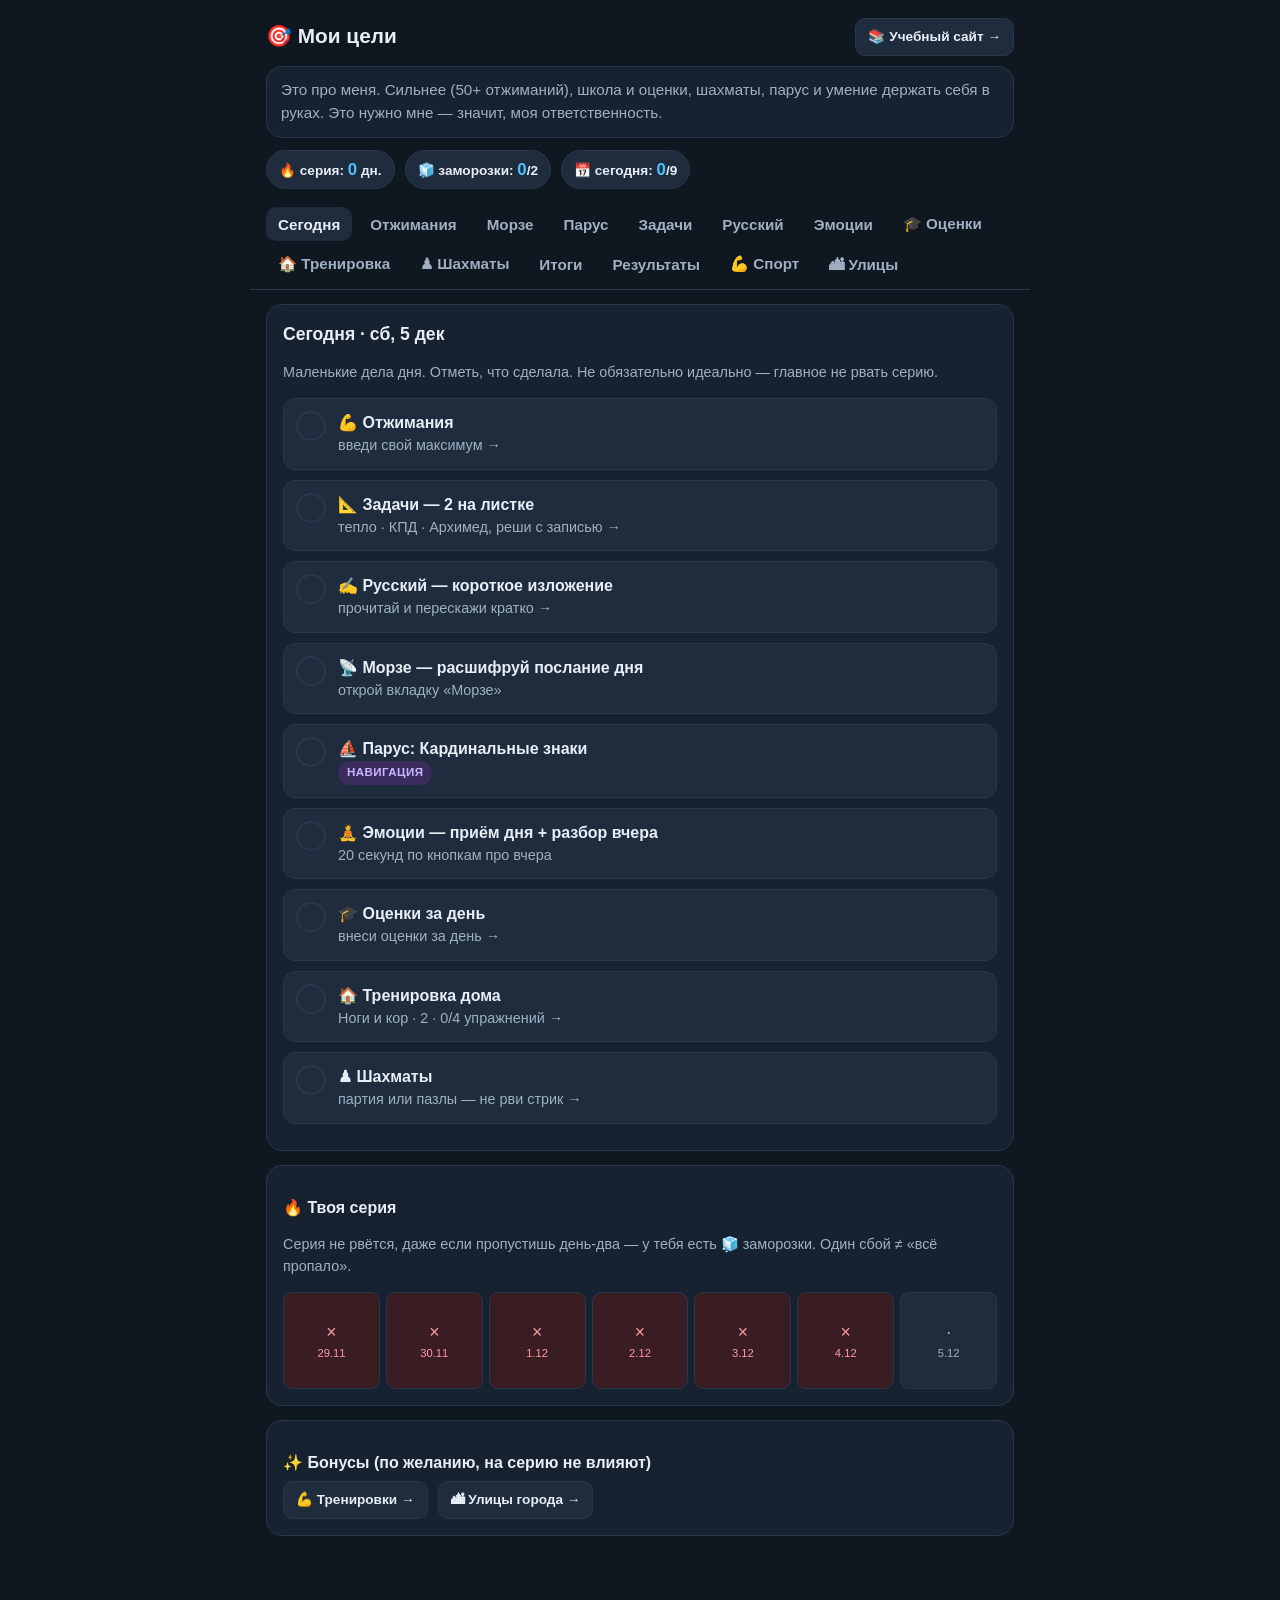
<file: index.html>
<!DOCTYPE html>
<html lang="ru">
<head>
  <meta charset="UTF-8">
  <meta http-equiv="refresh" content="0; url=goals.html">
  <link rel="canonical" href="goals.html">
  <title>Мои цели</title>
</head>
<body>
  <p style="font-family:sans-serif">Открываю <a href="goals.html">мои цели</a>…</p>
</body>
</html>
</file>
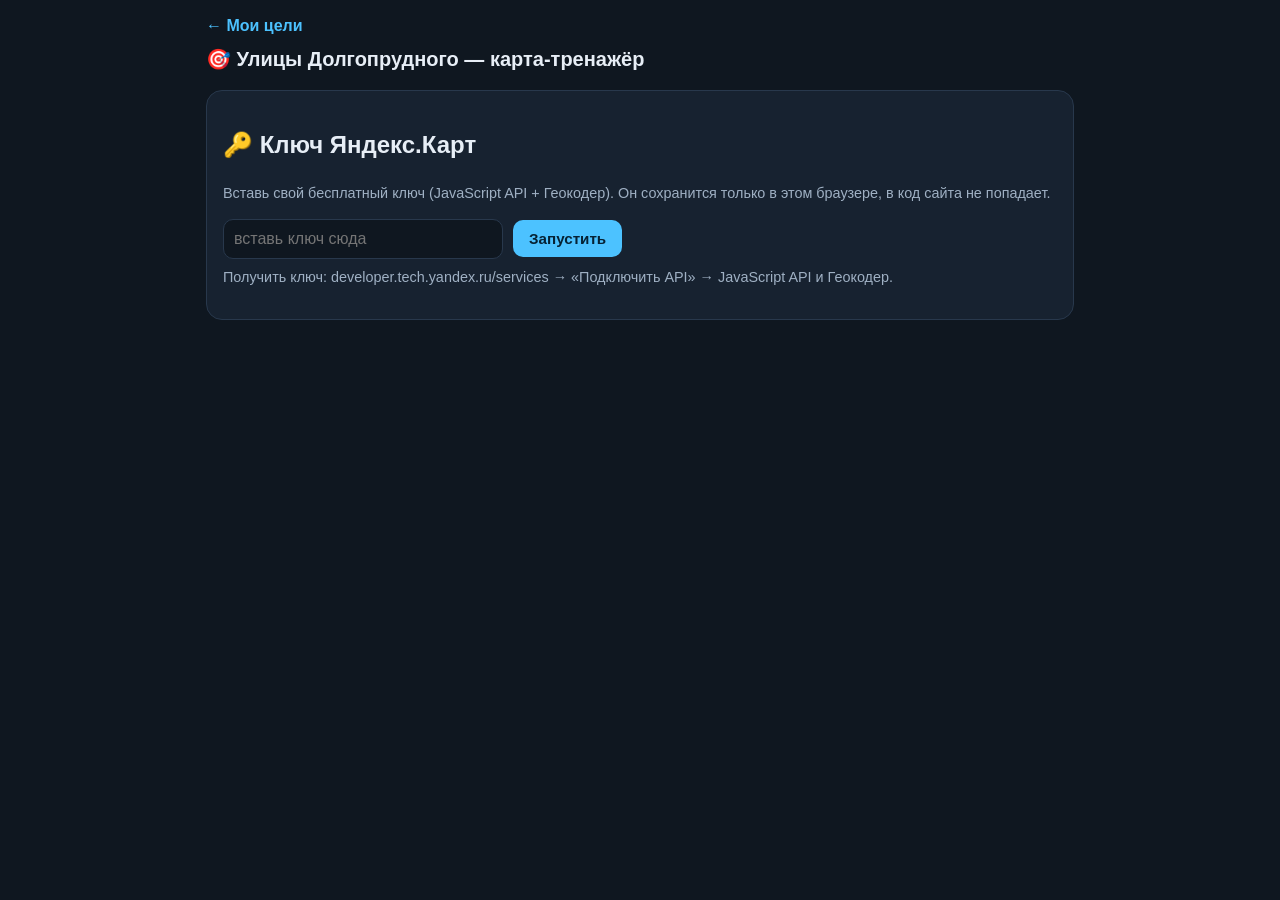
<file: dolgoprudny-learn.html>
<!DOCTYPE html>
<html lang="ru">
<head>
<meta charset="UTF-8">
<meta name="viewport" content="width=device-width, initial-scale=1.0">
<title>Улицы Долгопрудного — карта-тренажёр</title>
<style>
  :root{--bg:#0f1720;--card:#172230;--card2:#1e2c3d;--line:#28384c;--text:#e7eef6;--dim:#9fb0c3;--accent:#4cc2ff;--accent2:#5be0a0;--bad:#ff7a85;--good:#5be0a0;--radius:16px;}
  *{box-sizing:border-box;-webkit-tap-highlight-color:transparent;}
  body{margin:0;background:var(--bg);color:var(--text);font-family:-apple-system,Segoe UI,Roboto,Arial,sans-serif;line-height:1.5;}
  header{padding:14px 16px 6px;max-width:900px;margin:0 auto;}
  a.back{color:var(--accent);text-decoration:none;font-weight:600;}
  h1{font-size:1.25rem;margin:6px 0 2px;}
  main{max-width:900px;margin:0 auto;padding:8px 16px 60px;}
  .muted{color:var(--dim);font-size:.9rem;}
  .card{background:var(--card);border:1px solid var(--line);border-radius:var(--radius);padding:16px;margin-bottom:14px;}
  #map{width:100%;height:460px;border-radius:var(--radius);overflow:hidden;border:1px solid var(--line);background:#dfe7ec;}
  input,select{background:var(--bg);color:var(--text);border:1px solid var(--line);border-radius:10px;padding:10px;font-size:1rem;font-family:inherit;}
  select{width:100%;max-width:360px;}
  .btn{background:var(--accent);color:#062234;border:none;border-radius:10px;padding:10px 16px;font-weight:700;cursor:pointer;font-size:.95rem;}
  .btn.ghost{background:none;border:1px solid var(--line);color:var(--text);}
  .row{display:flex;gap:10px;flex-wrap:wrap;align-items:center;}
  .seg{display:flex;gap:6px;margin-bottom:12px;}
  .seg button{background:var(--card2);border:1px solid var(--line);color:var(--text);border-radius:10px;padding:8px 16px;cursor:pointer;font-weight:600;}
  .seg button.active{background:var(--accent);color:#062234;border-color:var(--accent);}
  .ok{color:var(--good);font-weight:700;}
  .no{color:var(--bad);font-weight:700;}
  .big{font-size:1.15rem;font-weight:700;}
</style>
</head>
<body>
<header>
  <a class="back" href="goals.html">← Мои цели</a>
  <h1>🎯 Улицы Долгопрудного — карта-тренажёр</h1>
</header>
<main id="main"></main>

<script>
const STREETS=["Первомайская улица","улица Циолковского","Советская улица","Октябрьская улица","Дирижабельная улица",
"Спортивная улица","Лётная улица","улица Маяковского","улица Павлова","Комсомольская улица",
"улица Академика Лаврентьева","улица Академика Христиановича","улица Менделеева","улица Мичурина",
"улица Жуковского","улица Пушкина","улица Карла Маркса","Театральная улица","Новодачная улица",
"Северная улица","Зелёная улица","Осенняя улица","Виноградная улица","Молодёжная улица","Береговая улица",
"Институтский переулок","Научный переулок","Пионерский переулок","Лихачёвский проспект",
"проспект Ракетостроителей","Лихачёвское шоссе","Долгопрудненское шоссе","Московское шоссе"];
const CENTER=[55.934,37.503];
const KKEY="yandex_apikey";
let map=null, mode="learn", quiz=null, clickable=false;
const geoCache={};

function el(id){return document.getElementById(id);}

/* -------- запуск: ключ -------- */
function boot(){
  const key=localStorage.getItem(KKEY);
  if(!key){ keyForm(); return; }
  loadApi(key);
}
function keyForm(){
  el("main").innerHTML=`<div class="card"><h2>🔑 Ключ Яндекс.Карт</h2>
    <p class="muted">Вставь свой бесплатный ключ (JavaScript API + Геокодер). Он сохранится только в этом браузере, в код сайта не попадает.</p>
    <div class="row"><input id="k" placeholder="вставь ключ сюда" style="min-width:280px">
    <button class="btn" onclick="saveKey()">Запустить</button></div>
    <p class="muted" style="margin-top:8px">Получить ключ: developer.tech.yandex.ru/services → «Подключить API» → JavaScript API и Геокодер.</p></div>`;
}
function saveKey(){const v=(el("k").value||"").trim();if(!v)return;localStorage.setItem(KKEY,v);boot();}
function resetKey(){localStorage.removeItem(KKEY);boot();}

function loadApi(key){
  el("main").innerHTML=`<div class="card muted">Загружаю карту…</div>`;
  const s=document.createElement("script");
  s.src="https://api-maps.yandex.ru/2.1/?apikey="+encodeURIComponent(key)+"&lang=ru_RU";
  s.onload=()=>ymaps.ready(init);
  s.onerror=()=>{el("main").innerHTML=`<div class="card"><p class="no">Не удалось загрузить API. Проверь ключ/интернет.</p><button class="btn ghost" onclick="resetKey()">Ввести ключ заново</button></div>`;};
  document.body.appendChild(s);
}

/* -------- интерфейс -------- */
function init(){
  el("main").innerHTML=`
    <div class="seg"><button id="tLearn" class="active" onclick="setMode('learn')">📚 Учить</button>
      <button id="tQuiz" onclick="setMode('quiz')">🎯 Викторина</button></div>
    <div class="card" id="panel"></div>
    <div id="map"></div>
    <p class="muted" style="margin-top:8px">Зумируй карту (+), чтобы видеть номера домов. <a href="#" onclick="resetKey();return false" style="color:var(--dim)">сменить ключ</a></p>`;
  map=new ymaps.Map("map",{center:CENTER,zoom:13,controls:["zoomControl","typeSelector"]});
  map.events.add("click",onMapClick);
  renderPanel();
}
function setMode(m){mode=m;el("tLearn").classList.toggle("active",m==="learn");el("tQuiz").classList.toggle("active",m==="quiz");clickable=false;clearMarks();renderPanel();}

function renderPanel(){
  if(mode==="learn"){
    el("panel").innerHTML=`<h2>📚 Где находится улица?</h2>
      <p class="muted">Выбери улицу — карта покажет и подпишет, где она.</p>
      <select id="sel" onchange="showStreet(this.value)"><option value="">— выбери улицу —</option>
        ${STREETS.map(n=>`<option>${n}</option>`).join("")}</select>
      <p id="lmsg" class="muted" style="margin-top:8px"></p>`;
  } else {
    el("panel").innerHTML=`<h2>🎯 Викторина</h2>
      <p class="muted">Называю улицу — найди её и <b>тапни по карте</b> в этом месте.</p>
      <p class="big" id="qname">—</p>
      <div class="row"><button class="btn" onclick="newQuestion()">Новая улица</button>
        <button class="btn ghost" onclick="giveUp()">Показать где</button></div>
      <p id="qres" style="margin-top:8px"></p>
      <p class="muted" id="qscore"></p>`;
    quiz={score:0,total:0}; updateScore(); newQuestion();
  }
}

/* -------- геокодер -------- */
function geo(name){
  if(geoCache[name]) return Promise.resolve(geoCache[name]);
  return ymaps.geocode("Долгопрудный, "+name,{results:1}).then(r=>{
    const o=r.geoObjects.get(0); const c=o?o.geometry.getCoordinates():null; geoCache[name]=c; return c;});
}
function clearMarks(){ if(map) map.geoObjects.removeAll(); }
function mark(coords,label,color){
  const pm=new ymaps.Placemark(coords,{iconCaption:label,balloonContent:label},{preset:color||"islands#blueDotIconWithCaption"});
  map.geoObjects.add(pm); return pm;
}

/* -------- режим Учить -------- */
function showStreet(name){
  if(!name)return; clearMarks(); el("lmsg").textContent="ищу…";
  geo(name).then(c=>{ if(!c){el("lmsg").innerHTML='<span class="no">Не нашлось на карте</span>';return;}
    map.setCenter(c,16,{duration:400}); mark(c,name,"islands#redDotIconWithCaption");
    el("lmsg").innerHTML='<span class="ok">Вот она ✓</span> Приблизь, чтобы увидеть номера домов.';});
}

/* -------- режим Викторина -------- */
function newQuestion(){
  clearMarks(); el("qres").innerHTML="";
  quiz.cur=STREETS[Math.floor(Math.random()*STREETS.length)];
  el("qname").textContent="Найди: "+quiz.cur;
  clickable=true;
  geo(quiz.cur); // подгрузим координаты заранее
}
function onMapClick(e){
  if(mode!=="quiz"||!clickable||!quiz||!quiz.cur)return;
  const click=e.get("coords");
  geo(quiz.cur).then(tc=>{
    if(!tc){el("qres").innerHTML='<span class="no">Улицу не удалось проверить</span>';return;}
    const dist=ymaps.coordSystem.geo.getDistance(click,tc);
    clickable=false; quiz.total++;
    mark(tc,quiz.cur,"islands#greenDotIconWithCaption");
    if(dist<400){ quiz.score++; el("qres").innerHTML='<span class="ok">Верно! 🎉 ('+Math.round(dist)+' м от цели)</span>'; }
    else{ el("qres").innerHTML='<span class="no">Мимо ('+Math.round(dist)+' м). Вот где она (зелёная метка).</span>'; }
    updateScore();
    setTimeout(newQuestion,1800);
  });
}
function giveUp(){ if(!quiz||!quiz.cur)return; clickable=false;
  geo(quiz.cur).then(c=>{if(c){clearMarks();map.setCenter(c,16);mark(c,quiz.cur,"islands#greenDotIconWithCaption");}
    el("qres").innerHTML='<span class="muted">Вот где: '+quiz.cur+'</span>';setTimeout(newQuestion,1800);});
}
function updateScore(){el("qscore").textContent="Счёт: "+quiz.score+" из "+quiz.total;}

boot();
</script>
</body>
</html>
</file>
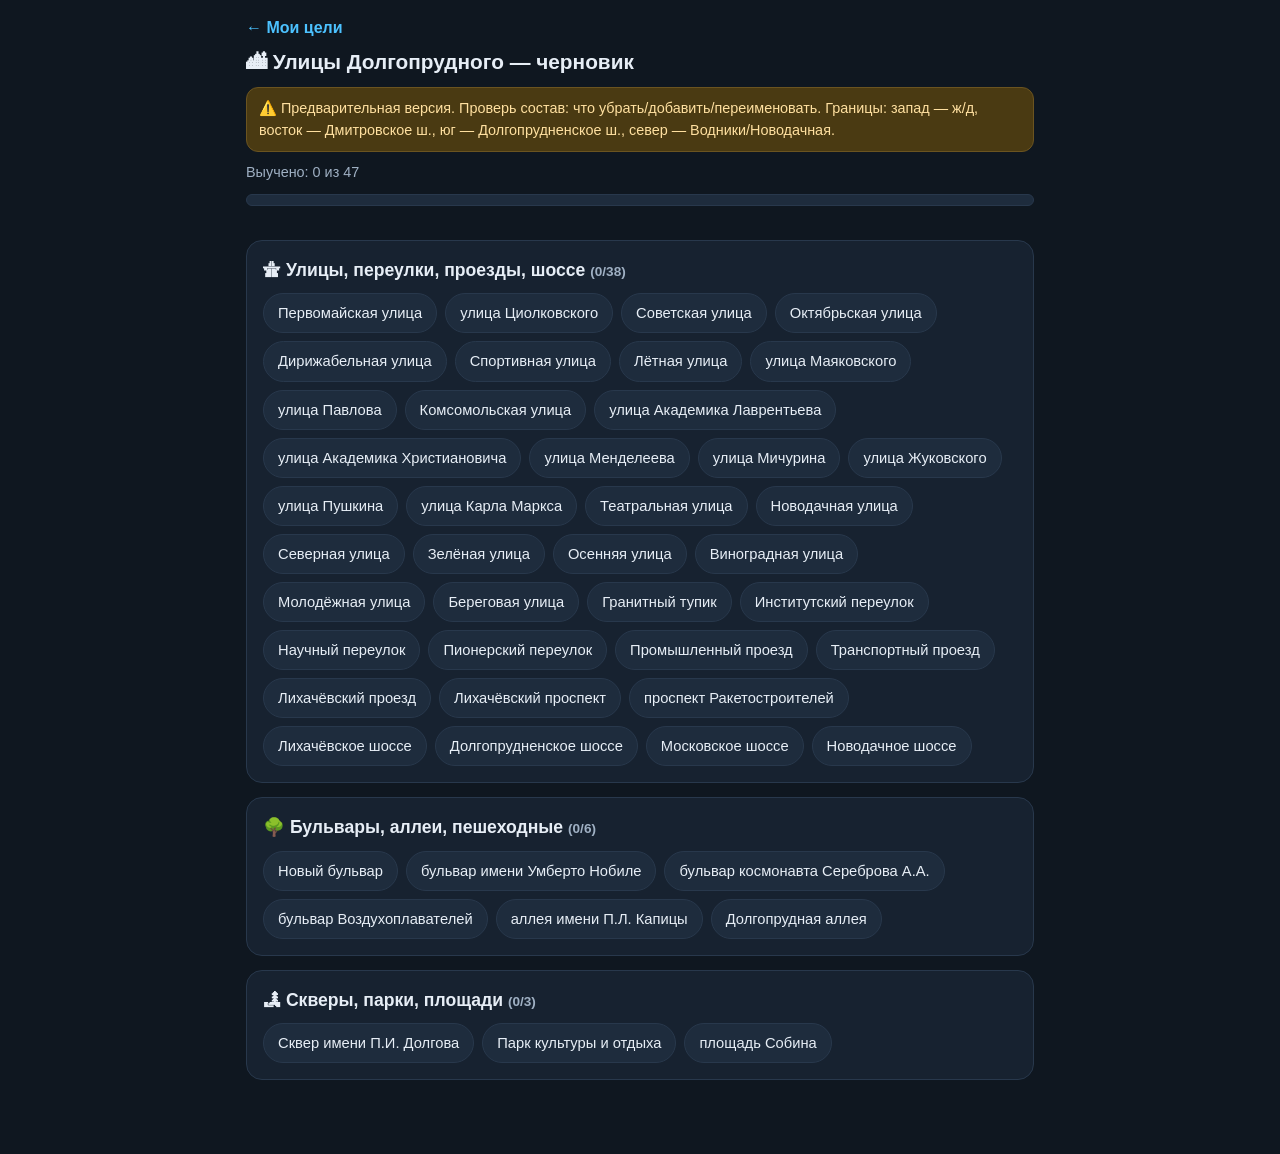
<file: dolgoprudny-preview.html>
<!DOCTYPE html>
<html lang="ru">
<head>
<meta charset="UTF-8">
<meta name="viewport" content="width=device-width, initial-scale=1.0">
<title>Улицы Долгопрудного — черновик</title>
<style>
  :root{--bg:#0f1720;--card:#172230;--card2:#1e2c3d;--line:#28384c;--text:#e7eef6;--dim:#9fb0c3;--accent:#4cc2ff;--accent2:#5be0a0;--radius:16px;}
  *{box-sizing:border-box;-webkit-tap-highlight-color:transparent;}
  body{margin:0;background:var(--bg);color:var(--text);font-family:-apple-system,Segoe UI,Roboto,Arial,sans-serif;line-height:1.5;}
  header{padding:16px;max-width:820px;margin:0 auto;}
  a.back{color:var(--accent);text-decoration:none;font-weight:600;}
  h1{font-size:1.3rem;margin:6px 0 4px;}
  main{max-width:820px;margin:0 auto;padding:8px 16px 60px;}
  .muted{color:var(--dim);font-size:.9rem;}
  .draft{background:#4a3a12;color:#ffe0a0;border:1px solid #6b5420;border-radius:12px;padding:10px 12px;font-size:.9rem;margin:10px 0;}
  .progress{height:12px;background:var(--card2);border-radius:999px;overflow:hidden;border:1px solid var(--line);margin:10px 0;}
  .progress>i{display:block;height:100%;background:linear-gradient(90deg,var(--accent),var(--accent2));}
  .card{background:var(--card);border:1px solid var(--line);border-radius:var(--radius);padding:16px;margin-bottom:14px;}
  .card h2{margin:0 0 10px;font-size:1.1rem;}
  .chips{display:flex;flex-wrap:wrap;gap:8px;}
  .chip{background:var(--card2);border:1px solid var(--line);color:var(--text);border-radius:999px;
    padding:8px 14px;cursor:pointer;font-size:.92rem;user-select:none;transition:.12s;}
  .chip.known{background:#173f33;border-color:#2e6b54;color:#8fe6c0;}
  .chip.known::before{content:"✓ ";}
  .cnt{color:var(--dim);font-size:.85rem;font-weight:600;}
</style>
</head>
<body>
<header>
  <a class="back" href="goals.html">← Мои цели</a>
  <h1>🏙 Улицы Долгопрудного — черновик</h1>
  <div class="draft">⚠️ Предварительная версия. Проверь состав: что убрать/добавить/переименовать. Границы: запад — ж/д, восток — Дмитровское ш., юг — Долгопрудненское ш., север — Водники/Новодачная.</div>
  <div class="muted">Выучено: <span id="done">0</span> из <span id="total">0</span></div>
  <div class="progress"><i id="bar" style="width:0%"></i></div>
</header>
<main id="app"></main>
<script>
const DATA=[
 {cat:"🛣 Улицы, переулки, проезды, шоссе", items:[
  "Первомайская улица","улица Циолковского","Советская улица","Октябрьская улица","Дирижабельная улица",
  "Спортивная улица","Лётная улица","улица Маяковского","улица Павлова","Комсомольская улица",
  "улица Академика Лаврентьева","улица Академика Христиановича","улица Менделеева","улица Мичурина",
  "улица Жуковского","улица Пушкина","улица Карла Маркса","Театральная улица","Новодачная улица",
  "Северная улица","Зелёная улица","Осенняя улица","Виноградная улица","Молодёжная улица","Береговая улица",
  "Гранитный тупик","Институтский переулок","Научный переулок","Пионерский переулок",
  "Промышленный проезд","Транспортный проезд","Лихачёвский проезд","Лихачёвский проспект",
  "проспект Ракетостроителей","Лихачёвское шоссе","Долгопрудненское шоссе","Московское шоссе","Новодачное шоссе"]},
 {cat:"🌳 Бульвары, аллеи, пешеходные", items:[
  "Новый бульвар","бульвар имени Умберто Нобиле","бульвар космонавта Сереброва А.А.",
  "бульвар Воздухоплавателей","аллея имени П.Л. Капицы","Долгопрудная аллея"]},
 {cat:"🏞 Скверы, парки, площади", items:[
  "Сквер имени П.И. Долгова","Парк культуры и отдыха","площадь Собина"]}
];

const KEY="dolgo_preview_v1";
let known={};
try{known=JSON.parse(localStorage.getItem(KEY))||{};}catch(e){known={};}
function save(){localStorage.setItem(KEY,JSON.stringify(known));}

function totals(){let t=0,d=0;DATA.forEach(g=>g.items.forEach(n=>{t++;if(known[n])d++;}));return{t,d};}
function toggle(n){known[n]=!known[n];if(!known[n])delete known[n];save();render();}

function render(){
  const app=document.getElementById("app");
  app.innerHTML=DATA.map(g=>{
    const kc=g.items.filter(n=>known[n]).length;
    const chips=g.items.map(n=>`<span class="chip ${known[n]?'known':''}" onclick="toggle('${n.replace(/'/g,"\\'")}')">${n}</span>`).join("");
    return `<div class="card"><h2>${g.cat} <span class="cnt">(${kc}/${g.items.length})</span></h2><div class="chips">${chips}</div></div>`;
  }).join("");
  const {t,d}=totals();
  document.getElementById("total").textContent=t;
  document.getElementById("done").textContent=d;
  document.getElementById("bar").style.width=(t?Math.round(d/t*100):0)+"%";
}
render();
</script>
</body>
</html>
</file>
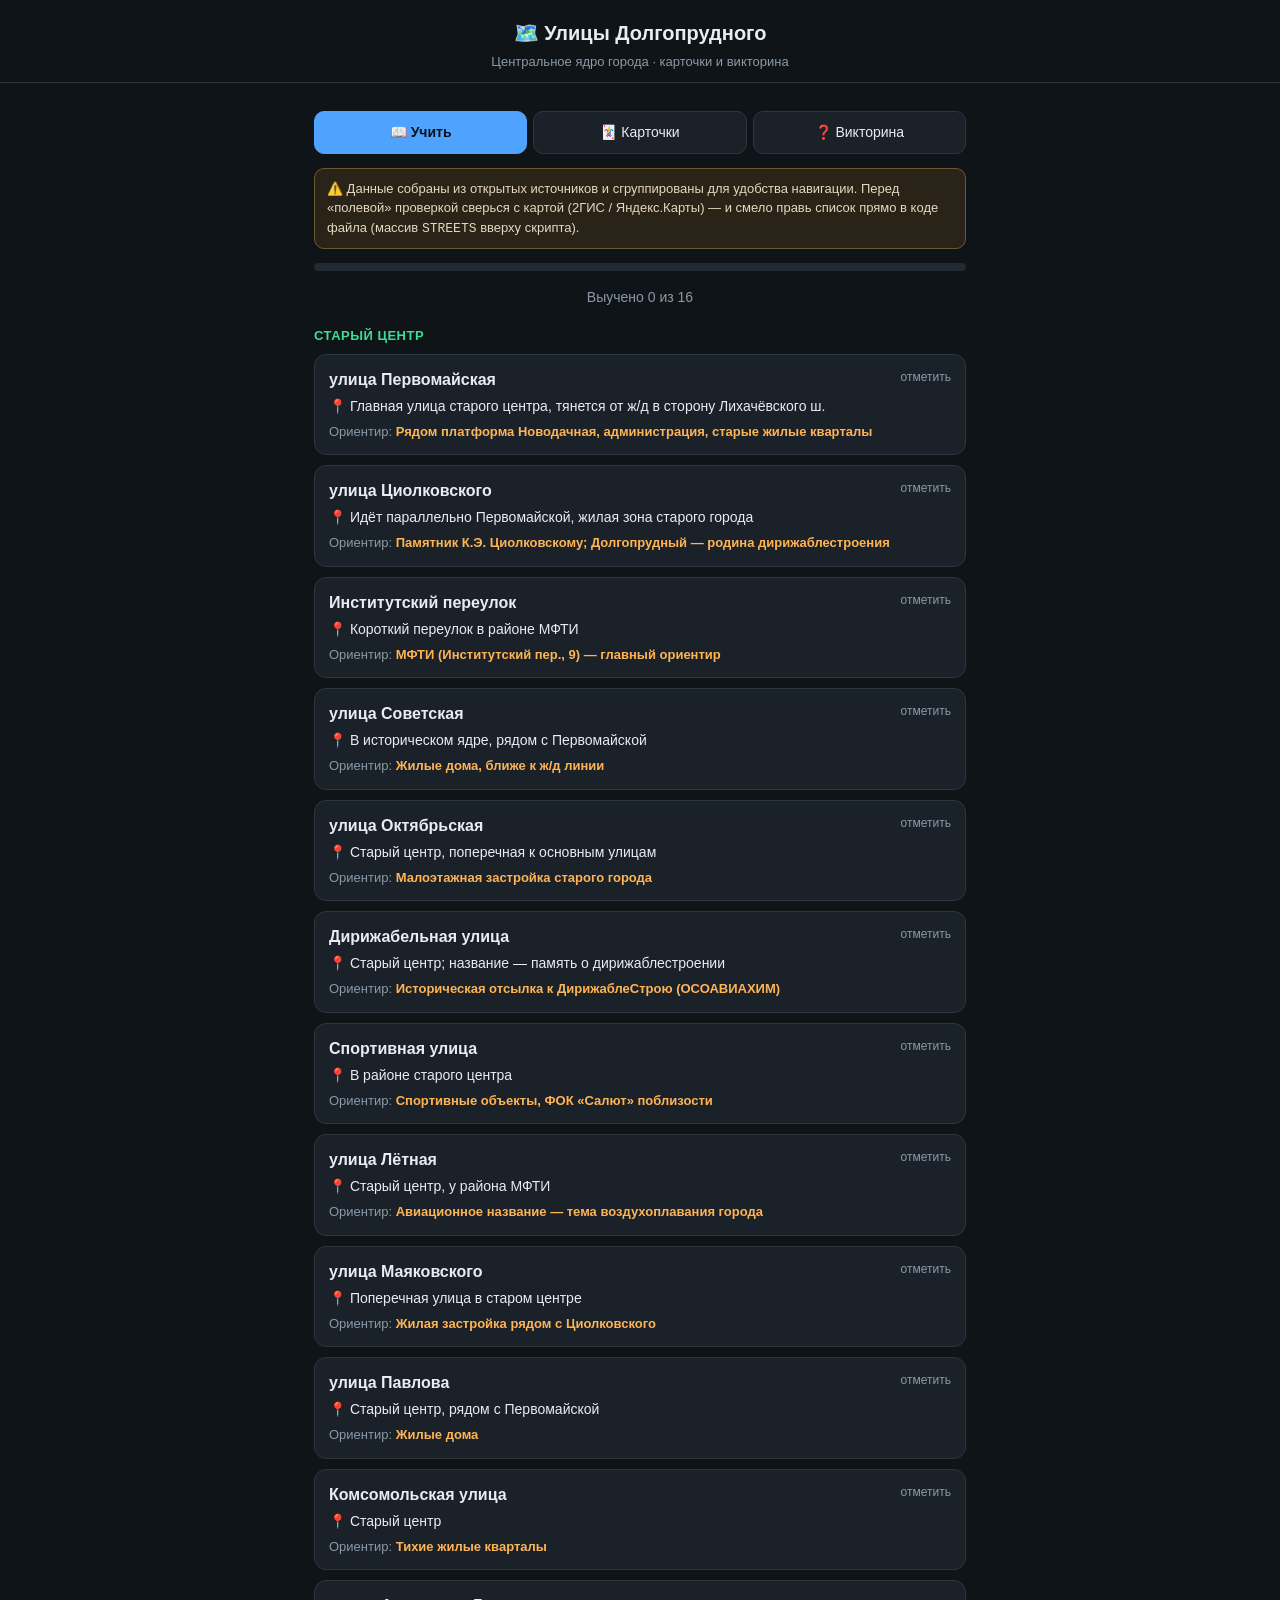
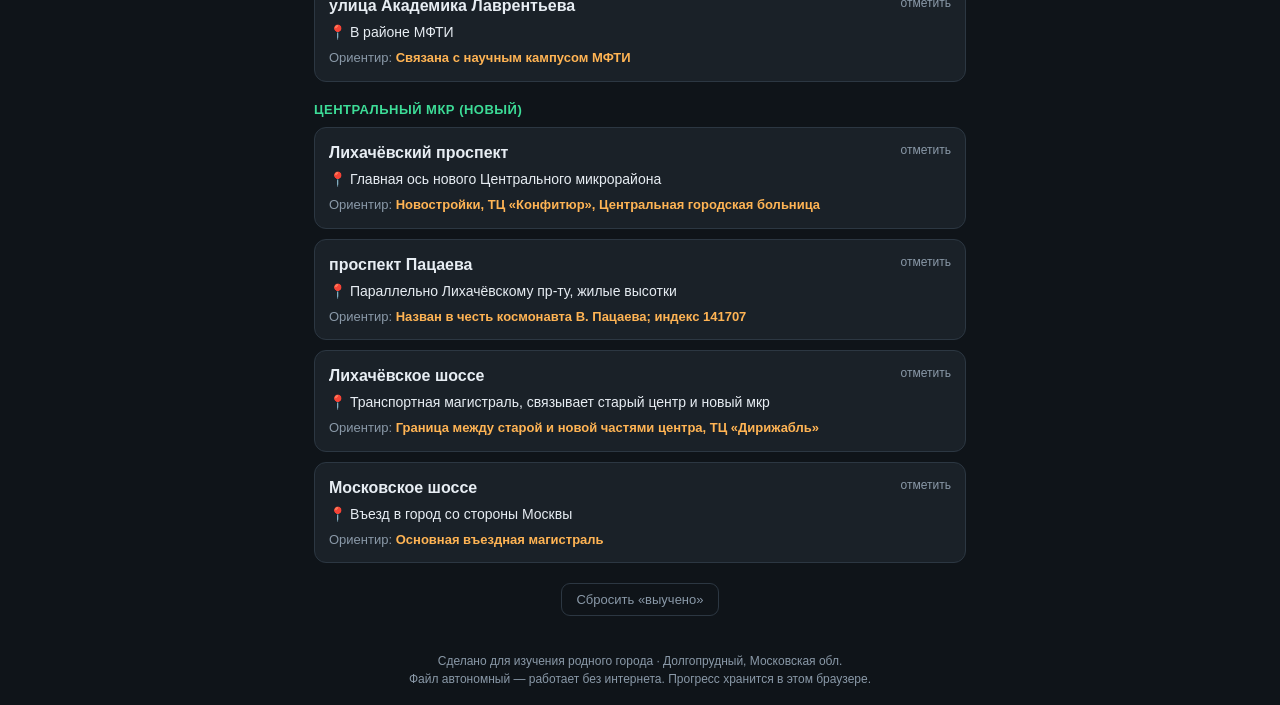
<file: dolgoprudny-streets.html>
<!DOCTYPE html>
<html lang="ru">
<head>
<meta charset="UTF-8">
<meta name="viewport" content="width=device-width, initial-scale=1.0">
<title>Тренажёр улиц — Долгопрудный · Центр</title>
<style>
  :root{
    --bg:#0f1419; --card:#1a2128; --card2:#222b34; --accent:#4fa3ff;
    --accent2:#3ddc97; --text:#e7edf3; --muted:#8a99a8; --warn:#ffb454;
    --err:#ff6b6b; --ok:#3ddc97; --border:#2c3742;
  }
  *{box-sizing:border-box}
  body{margin:0;font-family:-apple-system,BlinkMacSystemFont,"Segoe UI",Roboto,sans-serif;
    background:var(--bg);color:var(--text);line-height:1.5;-webkit-tap-highlight-color:transparent}
  header{padding:18px 16px 10px;text-align:center;border-bottom:1px solid var(--border)}
  h1{font-size:20px;margin:0 0 4px}
  .sub{color:var(--muted);font-size:13px}
  .wrap{max-width:680px;margin:0 auto;padding:14px}
  .tabs{display:flex;gap:6px;margin:14px 0;flex-wrap:wrap;justify-content:center}
  .tab{flex:1;min-width:90px;padding:10px;border:1px solid var(--border);background:var(--card);
    color:var(--text);border-radius:10px;cursor:pointer;font-size:14px;text-align:center;transition:.15s}
  .tab.active{background:var(--accent);border-color:var(--accent);color:#06121f;font-weight:600}
  .tab:hover:not(.active){background:var(--card2)}
  .panel{display:none}
  .panel.active{display:block}

  /* progress bar */
  .progress{height:8px;background:var(--card2);border-radius:6px;overflow:hidden;margin:6px 0 16px}
  .progress > i{display:block;height:100%;background:linear-gradient(90deg,var(--accent),var(--accent2));width:0;transition:.3s}

  /* learn cards */
  .group-title{font-size:13px;color:var(--accent2);text-transform:uppercase;letter-spacing:.5px;
    margin:18px 0 8px;font-weight:700}
  .street{background:var(--card);border:1px solid var(--border);border-radius:12px;padding:13px 14px;margin-bottom:10px}
  .street h3{margin:0 0 4px;font-size:16px}
  .street .loc{color:var(--text);font-size:14px;margin:2px 0}
  .street .land{color:var(--muted);font-size:13px;margin-top:5px}
  .street .land b{color:var(--warn);font-weight:600}
  .badge{display:inline-block;font-size:11px;padding:2px 8px;border-radius:20px;background:var(--card2);
    color:var(--muted);margin-left:6px;vertical-align:middle}
  .seen-toggle{float:right;font-size:12px;color:var(--muted);cursor:pointer;user-select:none}
  .street.known{border-color:var(--ok)}
  .street.known .seen-toggle{color:var(--ok)}

  /* flashcards */
  .fc{background:var(--card);border:1px solid var(--border);border-radius:16px;padding:30px 20px;
    text-align:center;min-height:180px;display:flex;flex-direction:column;justify-content:center;
    cursor:pointer;user-select:none}
  .fc .q{font-size:22px;font-weight:700}
  .fc .hint{color:var(--muted);font-size:13px;margin-top:14px}
  .fc .a{margin-top:14px;font-size:15px;color:var(--accent2);display:none}
  .fc.flipped .a{display:block}
  .fc.flipped .hint{display:none}
  .row{display:flex;gap:10px;margin-top:14px}
  button.act{flex:1;padding:13px;border:none;border-radius:12px;font-size:15px;cursor:pointer;font-weight:600}
  .b-no{background:#3a2730;color:var(--err)}
  .b-yes{background:#1f3a30;color:var(--ok)}
  .b-skip{background:var(--card2);color:var(--muted)}
  .counter{text-align:center;color:var(--muted);font-size:13px;margin-top:12px}

  /* quiz */
  .qz-q{font-size:18px;font-weight:600;margin:8px 0 16px;text-align:center}
  .opt{display:block;width:100%;text-align:left;padding:13px 15px;margin-bottom:9px;border:1px solid var(--border);
    background:var(--card);color:var(--text);border-radius:11px;cursor:pointer;font-size:15px;transition:.12s}
  .opt:hover{background:var(--card2)}
  .opt.correct{background:#1f3a30;border-color:var(--ok)}
  .opt.wrong{background:#3a2730;border-color:var(--err)}
  .opt:disabled{cursor:default}
  .score{text-align:center;font-size:14px;color:var(--muted);margin-bottom:10px}
  .next{margin-top:6px}
  .note{background:#1d2a1f;border:1px solid #2f6b48;border-radius:10px;padding:10px 12px;font-size:13px;
    color:#bfe6cf;margin:14px 0}
  .note.warn{background:#2a2418;border-color:#6b5a2f;color:#e6d8bf}
  .reset{background:none;border:1px solid var(--border);color:var(--muted);padding:8px 14px;border-radius:9px;
    cursor:pointer;font-size:13px;display:block;margin:20px auto 4px}
  footer{text-align:center;color:var(--muted);font-size:12px;padding:18px}
  a{color:var(--accent)}
</style>
</head>
<body>
<header>
  <h1>🗺️ Улицы Долгопрудного</h1>
  <div class="sub">Центральное ядро города · карточки и викторина</div>
</header>

<div class="wrap">
  <div class="tabs">
    <div class="tab active" data-panel="learn">📖 Учить</div>
    <div class="tab" data-panel="cards">🃏 Карточки</div>
    <div class="tab" data-panel="quiz">❓ Викторина</div>
  </div>

  <!-- ===== LEARN ===== -->
  <div class="panel active" id="learn">
    <div class="note warn">
      ⚠️ Данные собраны из открытых источников и сгруппированы для удобства навигации.
      Перед «полевой» проверкой сверься с картой (2ГИС / Яндекс.Карты) — и смело правь список
      прямо в коде файла (массив <code>STREETS</code> вверху скрипта).
    </div>
    <div class="progress"><i id="learnBar"></i></div>
    <div class="score" id="learnStat"></div>
    <div id="learnList"></div>
    <button class="reset" id="resetLearn">Сбросить «выучено»</button>
  </div>

  <!-- ===== FLASHCARDS ===== -->
  <div class="panel" id="cards">
    <div class="score" id="fcMode"></div>
    <div class="fc" id="fcCard">
      <div class="q" id="fcQ">—</div>
      <div class="hint">нажми, чтобы увидеть ответ</div>
      <div class="a" id="fcA"></div>
    </div>
    <div class="row">
      <button class="act b-no" id="fcNo">Не знал</button>
      <button class="act b-yes" id="fcYes">Знал</button>
    </div>
    <div class="counter" id="fcCount"></div>
    <button class="reset" id="fcReset">Перемешать заново</button>
  </div>

  <!-- ===== QUIZ ===== -->
  <div class="panel" id="quiz">
    <div class="score" id="qzScore"></div>
    <div class="qz-q" id="qzQ">—</div>
    <div id="qzOpts"></div>
    <button class="act b-skip next" id="qzNext" style="display:none">Дальше →</button>
  </div>
</div>

<footer>
  Сделано для изучения родного города · Долгопрудный, Московская обл.<br>
  Файл автономный — работает без интернета. Прогресс хранится в этом браузере.
</footer>

<script>
/* =======================================================================
   ДАННЫЕ. Правь свободно: name — название, where — где находится,
   land — ориентир(ы), zone — для группировки.
   ======================================================================= */
const STREETS = [
  // --- Старый центр (у платформы Новодачная и МФТИ) ---
  { name:"улица Первомайская", zone:"Старый центр",
    where:"Главная улица старого центра, тянется от ж/д в сторону Лихачёвского ш.",
    land:"Рядом платформа Новодачная, администрация, старые жилые кварталы" },
  { name:"улица Циолковского", zone:"Старый центр",
    where:"Идёт параллельно Первомайской, жилая зона старого города",
    land:"Памятник К.Э. Циолковскому; Долгопрудный — родина дирижаблестроения" },
  { name:"Институтский переулок", zone:"Старый центр",
    where:"Короткий переулок в районе МФТИ",
    land:"МФТИ (Институтский пер., 9) — главный ориентир" },
  { name:"улица Советская", zone:"Старый центр",
    where:"В историческом ядре, рядом с Первомайской",
    land:"Жилые дома, ближе к ж/д линии" },
  { name:"улица Октябрьская", zone:"Старый центр",
    where:"Старый центр, поперечная к основным улицам",
    land:"Малоэтажная застройка старого города" },
  { name:"Дирижабельная улица", zone:"Старый центр",
    where:"Старый центр; название — память о дирижаблестроении",
    land:"Историческая отсылка к ДирижаблеСтрою (ОСОАВИАХИМ)" },
  { name:"Спортивная улица", zone:"Старый центр",
    where:"В районе старого центра",
    land:"Спортивные объекты, ФОК «Салют» поблизости" },
  { name:"улица Лётная", zone:"Старый центр",
    where:"Старый центр, у района МФТИ",
    land:"Авиационное название — тема воздухоплавания города" },
  { name:"улица Маяковского", zone:"Старый центр",
    where:"Поперечная улица в старом центре",
    land:"Жилая застройка рядом с Циолковского" },
  { name:"улица Павлова", zone:"Старый центр",
    where:"Старый центр, рядом с Первомайской",
    land:"Жилые дома" },
  { name:"Комсомольская улица", zone:"Старый центр",
    where:"Старый центр",
    land:"Тихие жилые кварталы" },
  { name:"улица Академика Лаврентьева", zone:"Старый центр",
    where:"В районе МФТИ",
    land:"Связана с научным кампусом МФТИ" },

  // --- Центральный микрорайон (новый, вдоль Лихачёвского ш.) ---
  { name:"Лихачёвский проспект", zone:"Центральный мкр (новый)",
    where:"Главная ось нового Центрального микрорайона",
    land:"Новостройки, ТЦ «Конфитюр», Центральная городская больница" },
  { name:"проспект Пацаева", zone:"Центральный мкр (новый)",
    where:"Параллельно Лихачёвскому пр-ту, жилые высотки",
    land:"Назван в честь космонавта В. Пацаева; индекс 141707" },
  { name:"Лихачёвское шоссе", zone:"Центральный мкр (новый)",
    where:"Транспортная магистраль, связывает старый центр и новый мкр",
    land:"Граница между старой и новой частями центра, ТЦ «Дирижабль»" },
  { name:"Московское шоссе", zone:"Центральный мкр (новый)",
    where:"Въезд в город со стороны Москвы",
    land:"Основная въездная магистраль" },
];

/* ======================= Утилиты и хранилище ======================= */
const LS_KEY = "dolgo_streets_v1";
let state = load();
function load(){
  try{ return JSON.parse(localStorage.getItem(LS_KEY)) || {known:{}}; }
  catch(e){ return {known:{}}; }
}
function save(){ try{ localStorage.setItem(LS_KEY, JSON.stringify(state)); }catch(e){} }

// детерминированное перемешивание (без Math.random привязки к данным сессии)
function shuffle(arr, seed){
  const a = arr.slice(); let s = seed||7;
  for(let i=a.length-1;i>0;i--){ s=(s*9301+49297)%233280; const j=Math.floor(s/233280*(i+1)); [a[i],a[j]]=[a[j],a[i]]; }
  return a;
}

/* ======================= Вкладки ======================= */
document.querySelectorAll(".tab").forEach(t=>{
  t.onclick=()=>{
    document.querySelectorAll(".tab").forEach(x=>x.classList.remove("active"));
    document.querySelectorAll(".panel").forEach(x=>x.classList.remove("active"));
    t.classList.add("active");
    document.getElementById(t.dataset.panel).classList.add("active");
    if(t.dataset.panel==="cards") initCards();
    if(t.dataset.panel==="quiz") nextQuiz();
  };
});

/* ======================= Вкладка «Учить» ======================= */
function renderLearn(){
  const list=document.getElementById("learnList"); list.innerHTML="";
  const zones=[...new Set(STREETS.map(s=>s.zone))];
  zones.forEach(z=>{
    const h=document.createElement("div"); h.className="group-title"; h.textContent=z; list.appendChild(h);
    STREETS.filter(s=>s.zone===z).forEach(s=>{
      const known=!!state.known[s.name];
      const el=document.createElement("div");
      el.className="street"+(known?" known":"");
      el.innerHTML=`
        <span class="seen-toggle">${known?"✓ выучено":"отметить"}</span>
        <h3>${s.name}</h3>
        <div class="loc">📍 ${s.where}</div>
        <div class="land">Ориентир: <b>${s.land}</b></div>`;
      el.querySelector(".seen-toggle").onclick=(e)=>{
        e.stopPropagation();
        if(state.known[s.name]) delete state.known[s.name]; else state.known[s.name]=1;
        save(); renderLearn();
      };
      list.appendChild(el);
    });
  });
  const total=STREETS.length, done=STREETS.filter(s=>state.known[s.name]).length;
  document.getElementById("learnBar").style.width=(done/total*100)+"%";
  document.getElementById("learnStat").textContent=`Выучено ${done} из ${total}`;
}
document.getElementById("resetLearn").onclick=()=>{
  if(confirm("Сбросить отметки «выучено»?")){ state.known={}; save(); renderLearn(); }
};

/* ======================= Карточки ======================= */
let fcDeck=[], fcIdx=0, fcSeed=42;
function initCards(){
  fcDeck=shuffle(STREETS, fcSeed); fcIdx=0; showCard();
  document.getElementById("fcMode").textContent="Показано название → вспомни, где находится";
}
function showCard(){
  if(!fcDeck.length) return;
  if(fcIdx>=fcDeck.length){
    document.getElementById("fcQ").textContent="🎉 Колода пройдена!";
    document.getElementById("fcA").textContent="Нажми «Перемешать заново»";
    document.getElementById("fcCard").classList.remove("flipped");
    document.getElementById("fcCount").textContent="";
    return;
  }
  const s=fcDeck[fcIdx];
  document.getElementById("fcQ").textContent=s.name;
  document.getElementById("fcA").innerHTML=`📍 ${s.where}<br><span style="color:var(--warn)">Ориентир: ${s.land}</span>`;
  document.getElementById("fcCard").classList.remove("flipped");
  document.getElementById("fcCount").textContent=`Карточка ${fcIdx+1} из ${fcDeck.length}`;
}
document.getElementById("fcCard").onclick=function(){ this.classList.toggle("flipped"); };
document.getElementById("fcYes").onclick=()=>{ const s=fcDeck[fcIdx]; if(s){state.known[s.name]=1;save();} fcIdx++; showCard(); };
document.getElementById("fcNo").onclick=()=>{ fcIdx++; showCard(); };
document.getElementById("fcReset").onclick=()=>{ fcSeed=(fcSeed*7+3)%99991; initCards(); };

/* ======================= Викторина ======================= */
let qzScore=0, qzTotal=0, qzSeed=13;
function nextQuiz(){
  document.getElementById("qzNext").style.display="none";
  qzSeed=(qzSeed*9301+49297)%233280;
  const pool=shuffle(STREETS,qzSeed);
  const correct=pool[0];
  // тип вопроса: по ориентиру или по расположению
  const byLand = (qzSeed%2===0);
  document.getElementById("qzQ").textContent = byLand
    ? `Какая улица здесь: «${correct.land}»?`
    : `Где находится: ${correct.name}?`;
  // варианты
  let opts;
  if(byLand){
    opts=shuffle([correct, ...pool.filter(s=>s!==correct).slice(0,3)], qzSeed+1);
    renderOpts(opts.map(o=>({label:o.name, ok:o===correct})), correct);
  }else{
    opts=shuffle([correct, ...pool.filter(s=>s!==correct).slice(0,3)], qzSeed+1);
    renderOpts(opts.map(o=>({label:o.where, ok:o===correct})), correct);
  }
}
function renderOpts(opts, correct){
  const box=document.getElementById("qzOpts"); box.innerHTML="";
  opts.forEach(o=>{
    const b=document.createElement("button"); b.className="opt"; b.textContent=o.label;
    b.onclick=()=>{
      qzTotal++; if(o.ok) qzScore++;
      [...box.children].forEach(c=>c.disabled=true);
      box.querySelectorAll(".opt").forEach((c,i)=>{ if(opts[i].ok)c.classList.add("correct"); });
      if(!o.ok) b.classList.add("wrong");
      document.getElementById("qzScore").textContent=`Счёт: ${qzScore} / ${qzTotal}`;
      document.getElementById("qzNext").style.display="block";
    };
    box.appendChild(b);
  });
  document.getElementById("qzScore").textContent=`Счёт: ${qzScore} / ${qzTotal}`;
}
document.getElementById("qzNext").onclick=nextQuiz;

/* ======================= Старт ======================= */
renderLearn();
</script>
</body>
</html>
</file>
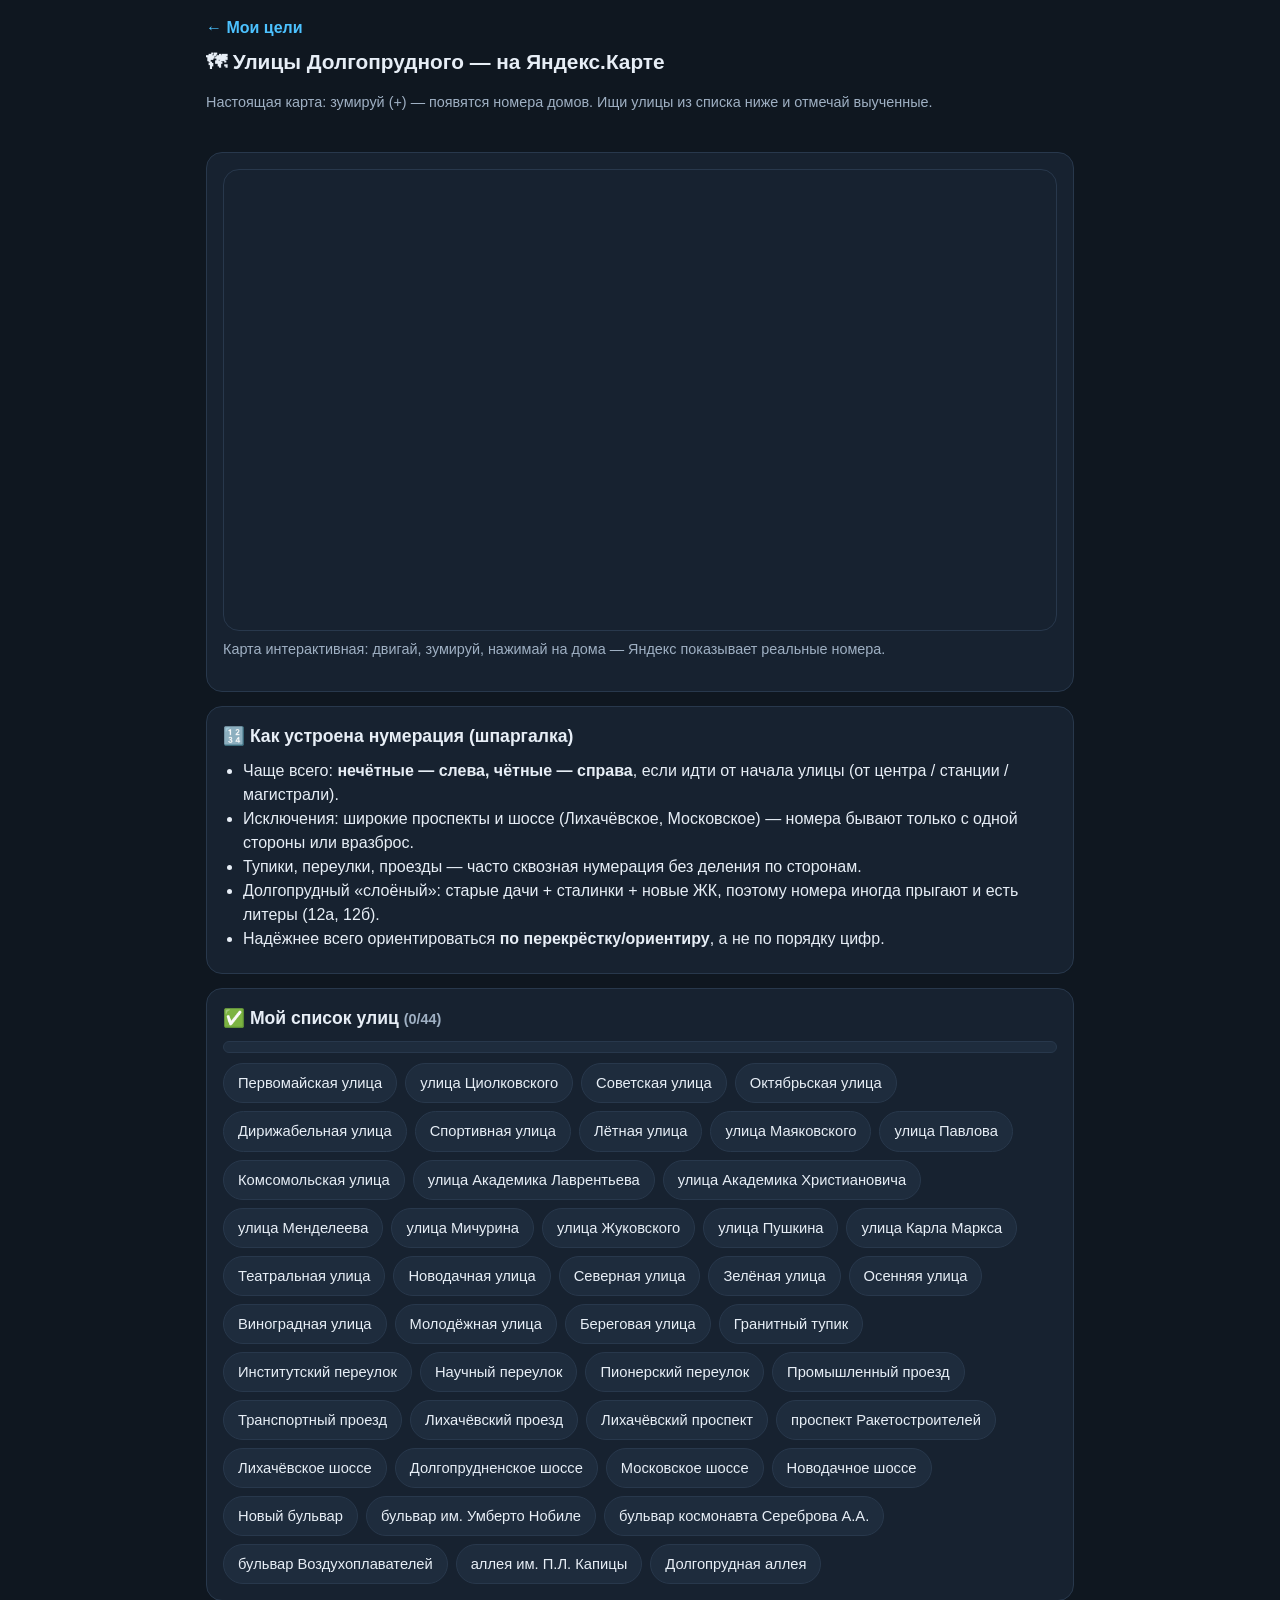
<file: dolgoprudny-yandex.html>
<!DOCTYPE html>
<html lang="ru">
<head>
<meta charset="UTF-8">
<meta name="viewport" content="width=device-width, initial-scale=1.0">
<title>Улицы Долгопрудного — на Яндекс.Карте</title>
<style>
  :root{--bg:#0f1720;--card:#172230;--card2:#1e2c3d;--line:#28384c;--text:#e7eef6;--dim:#9fb0c3;--accent:#4cc2ff;--accent2:#5be0a0;--radius:16px;}
  *{box-sizing:border-box;-webkit-tap-highlight-color:transparent;}
  body{margin:0;background:var(--bg);color:var(--text);font-family:-apple-system,Segoe UI,Roboto,Arial,sans-serif;line-height:1.5;}
  header{padding:16px;max-width:900px;margin:0 auto;}
  a.back{color:var(--accent);text-decoration:none;font-weight:600;}
  h1{font-size:1.3rem;margin:6px 0 4px;}
  main{max-width:900px;margin:0 auto;padding:8px 16px 60px;}
  .muted{color:var(--dim);font-size:.9rem;}
  .card{background:var(--card);border:1px solid var(--line);border-radius:var(--radius);padding:16px;margin-bottom:14px;}
  .card h2{margin:0 0 10px;font-size:1.1rem;}
  .mapwrap{border:1px solid var(--line);border-radius:var(--radius);overflow:hidden;}
  iframe{display:block;width:100%;height:460px;border:0;}
  .progress{height:12px;background:var(--card2);border-radius:999px;overflow:hidden;border:1px solid var(--line);margin:10px 0;}
  .progress>i{display:block;height:100%;background:linear-gradient(90deg,var(--accent),var(--accent2));}
  .chips{display:flex;flex-wrap:wrap;gap:8px;}
  .chip{background:var(--card2);border:1px solid var(--line);color:var(--text);border-radius:999px;padding:8px 14px;cursor:pointer;font-size:.92rem;user-select:none;transition:.12s;}
  .chip.known{background:#173f33;border-color:#2e6b54;color:#8fe6c0;}
  .chip.known::before{content:"✓ ";}
  ul{margin:6px 0;padding-left:20px;}
</style>
</head>
<body>
<header>
  <a class="back" href="goals.html">← Мои цели</a>
  <h1>🗺 Улицы Долгопрудного — на Яндекс.Карте</h1>
  <p class="muted">Настоящая карта: зумируй (+) — появятся номера домов. Ищи улицы из списка ниже и отмечай выученные.</p>
</header>
<main>
  <div class="card">
    <div class="mapwrap">
      <iframe title="Яндекс.Карта Долгопрудного" src="https://yandex.ru/map-widget/v1/?ll=37.503%2C55.934&z=14&l=map" allowfullscreen></iframe>
    </div>
    <p class="muted" style="margin-top:8px">Карта интерактивная: двигай, зумируй, нажимай на дома — Яндекс показывает реальные номера.</p>
  </div>

  <div class="card"><h2>🔢 Как устроена нумерация (шпаргалка)</h2>
    <ul>
      <li>Чаще всего: <b>нечётные — слева, чётные — справа</b>, если идти от начала улицы (от центра / станции / магистрали).</li>
      <li>Исключения: широкие проспекты и шоссе (Лихачёвское, Московское) — номера бывают только с одной стороны или вразброс.</li>
      <li>Тупики, переулки, проезды — часто сквозная нумерация без деления по сторонам.</li>
      <li>Долгопрудный «слоёный»: старые дачи + сталинки + новые ЖК, поэтому номера иногда прыгают и есть литеры (12а, 12б).</li>
      <li>Надёжнее всего ориентироваться <b>по перекрёстку/ориентиру</b>, а не по порядку цифр.</li>
    </ul>
  </div>

  <div class="card"><h2>✅ Мой список улиц <span class="muted" id="cnt"></span></h2>
    <div class="progress"><i id="bar" style="width:0%"></i></div>
    <div class="chips" id="chips"></div>
  </div>
</main>
<script>
const STREETS=["Первомайская улица","улица Циолковского","Советская улица","Октябрьская улица","Дирижабельная улица",
"Спортивная улица","Лётная улица","улица Маяковского","улица Павлова","Комсомольская улица",
"улица Академика Лаврентьева","улица Академика Христиановича","улица Менделеева","улица Мичурина",
"улица Жуковского","улица Пушкина","улица Карла Маркса","Театральная улица","Новодачная улица",
"Северная улица","Зелёная улица","Осенняя улица","Виноградная улица","Молодёжная улица","Береговая улица",
"Гранитный тупик","Институтский переулок","Научный переулок","Пионерский переулок","Промышленный проезд",
"Транспортный проезд","Лихачёвский проезд","Лихачёвский проспект","проспект Ракетостроителей",
"Лихачёвское шоссе","Долгопрудненское шоссе","Московское шоссе","Новодачное шоссе",
"Новый бульвар","бульвар им. Умберто Нобиле","бульвар космонавта Сереброва А.А.","бульвар Воздухоплавателей","аллея им. П.Л. Капицы","Долгопрудная аллея"];
const KEY="dolgo_yandex_v1";
let known={};try{known=JSON.parse(localStorage.getItem(KEY))||{};}catch(e){}
function save(){localStorage.setItem(KEY,JSON.stringify(known));}
function toggle(i){const n=STREETS[i];if(known[n])delete known[n];else known[n]=1;save();render();}
function render(){
  document.getElementById("chips").innerHTML=STREETS.map((n,i)=>`<span class="chip ${known[n]?'known':''}" onclick="toggle(${i})">${n}</span>`).join("");
  const d=STREETS.filter(n=>known[n]).length;
  document.getElementById("cnt").textContent="("+d+"/"+STREETS.length+")";
  document.getElementById("bar").style.width=Math.round(d/STREETS.length*100)+"%";
}
render();
</script>
</body>
</html>
</file>
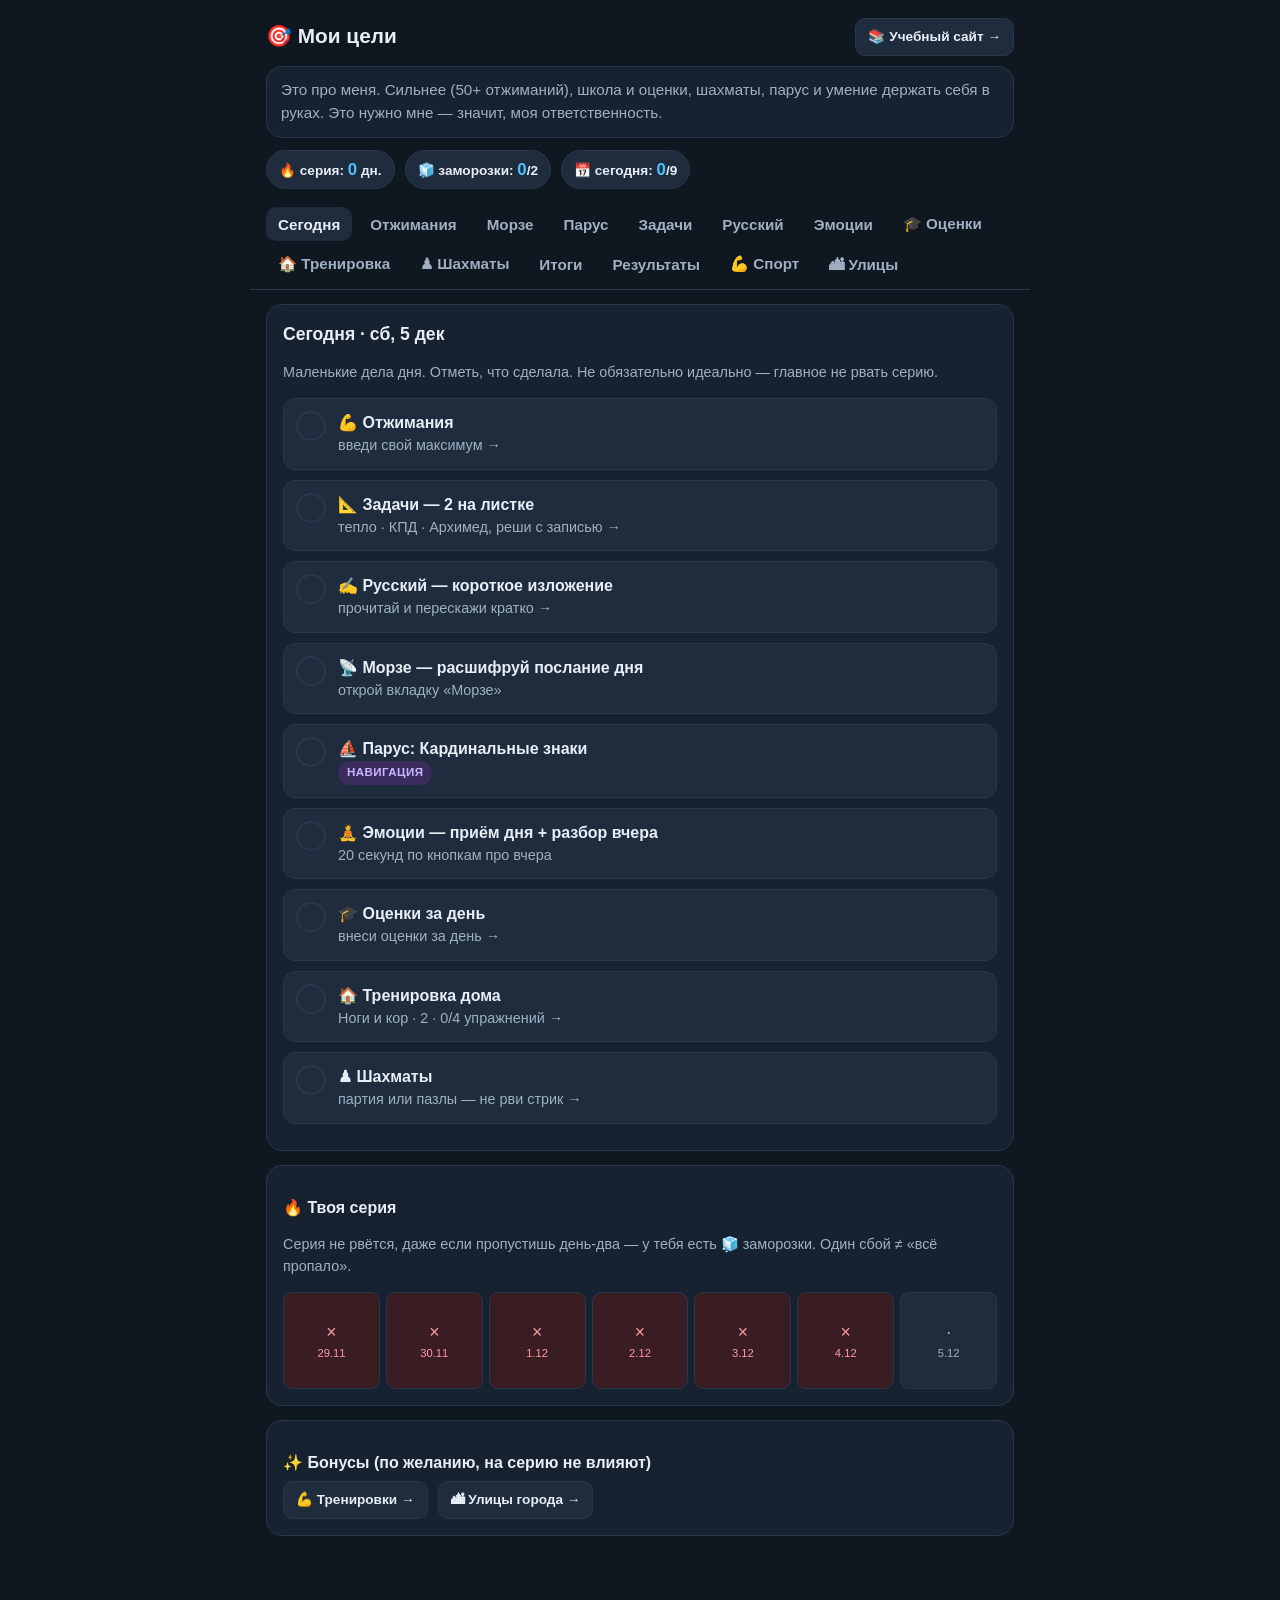
<file: goals.html>
<!DOCTYPE html>
<html lang="ru">
<head>
<meta charset="UTF-8">
<meta name="viewport" content="width=device-width, initial-scale=1.0">
<title>Мои цели</title>
<style>
  :root{
    --bg:#0f1720; --card:#172230; --card2:#1e2c3d; --line:#28384c;
    --text:#e7eef6; --dim:#9fb0c3; --accent:#4cc2ff; --accent2:#5be0a0;
    --warn:#ffb454; --bad:#ff7a85; --good:#5be0a0;
    --radius:16px;
  }
  *{box-sizing:border-box; -webkit-tap-highlight-color:transparent;}
  body{margin:0; background:var(--bg); color:var(--text);
    font-family:-apple-system,Segoe UI,Roboto,Arial,sans-serif; line-height:1.5;}
  header{padding:18px 16px 10px; max-width:780px; margin:0 auto;}
  h1{font-size:1.3rem; margin:0 0 4px;}
  .why{background:var(--card); border:1px solid var(--line); border-radius:var(--radius);
    padding:12px 14px; margin-top:10px; font-size:.95rem; color:var(--dim); cursor:text;}
  .why b{color:var(--text);}
  .streakbar{display:flex; gap:10px; align-items:center; margin-top:12px; flex-wrap:wrap;}
  .chip{background:var(--card2); border:1px solid var(--line); border-radius:999px;
    padding:6px 12px; font-size:.85rem; font-weight:600;}
  .chip .num{color:var(--accent); font-size:1.05rem;}
  nav{display:flex; gap:6px; flex-wrap:wrap; padding:8px 16px; max-width:780px; margin:0 auto;
    position:sticky; top:0; background:var(--bg); z-index:5; border-bottom:1px solid var(--line);}
  nav button{flex:0 0 auto; background:none; border:none; color:var(--dim);
    font-size:.95rem; padding:8px 12px; border-radius:10px; cursor:pointer; font-weight:600;}
  nav button.active{background:var(--card2); color:var(--text);}
  main{max-width:780px; margin:0 auto; padding:14px 16px 60px;}
  .card{background:var(--card); border:1px solid var(--line); border-radius:var(--radius);
    padding:16px; margin-bottom:14px;}
  .card h2{margin:0 0 4px; font-size:1.1rem;}
  .card h3{margin:14px 0 6px; font-size:1rem;}
  .muted{color:var(--dim); font-size:.9rem;}
  .task{display:flex; align-items:flex-start; gap:12px; padding:12px; border-radius:12px;
    background:var(--card2); margin-bottom:10px; border:1px solid var(--line);}
  .task.done{opacity:.65;}
  .task .body{flex:1;}
  .task .ttl{font-weight:700;}
  .check{flex:0 0 auto; width:30px; height:30px; border-radius:50%; border:2px solid var(--line);
    background:none; cursor:pointer; font-size:1rem; color:var(--good); display:flex;
    align-items:center; justify-content:center; transition:.15s;}
  .check.on{background:var(--good); border-color:var(--good); color:#0f1720;}
  button.btn{background:var(--accent); color:#062234; border:none; border-radius:10px;
    padding:10px 16px; font-weight:700; cursor:pointer; font-size:.95rem;}
  button.btn.ghost{background:none; border:1px solid var(--line); color:var(--text);}
  input,textarea,select{background:var(--bg); color:var(--text); border:1px solid var(--line);
    border-radius:10px; padding:10px; font-size:1rem; font-family:inherit; width:100%;}
  textarea{resize:vertical; min-height:54px;}
  .row{display:flex; gap:10px; flex-wrap:wrap; align-items:center;}
  .morse{font-family:ui-monospace,Consolas,monospace; font-size:1.5rem; letter-spacing:2px;
    background:var(--bg); border:1px dashed var(--line); border-radius:12px; padding:16px;
    word-break:break-word; text-align:center; margin:8px 0;}
  .mtable{display:grid; grid-template-columns:repeat(auto-fill,minmax(64px,1fr)); gap:4px; margin-top:8px;}
  .mtable div{background:var(--card2); border-radius:8px; padding:6px; text-align:center; font-size:.8rem;}
  .mtable .m{font-family:monospace; color:var(--accent); display:block;}
  .pill{display:inline-block; font-size:.72rem; font-weight:700; padding:3px 9px; border-radius:999px;
    text-transform:uppercase; letter-spacing:.04em;}
  .pill.mppss{background:#1d3a5c; color:#9ad0ff;}
  .pill.meteo{background:#173f33; color:#8fe6c0;}
  .pill.tactic{background:#4a2d12; color:#ffce9a;}
  .pill.nav{background:#3a2c5c; color:#c9b6ff;}
  .pill.ogni{background:#5c1d2e; color:#ffb3c1;}
  .pill.zvuk{background:#14424a; color:#9ae6ef;}
  .pill.flag{background:#4a4512; color:#f0e29a;}
  table td,table th{padding:7px 8px; border-bottom:1px solid var(--line);}
  .progress{height:12px; background:var(--bg); border-radius:999px; overflow:hidden; border:1px solid var(--line);}
  .progress>i{display:block; height:100%; background:linear-gradient(90deg,var(--accent),var(--accent2));}
  .grid7{display:grid; grid-template-columns:repeat(7,1fr); gap:6px; margin-top:8px;}
  .grid7 .d{aspect-ratio:1; border-radius:9px; background:var(--card2); display:flex;
    flex-direction:column; align-items:center; justify-content:center; font-size:.7rem; color:var(--dim);
    border:1px solid var(--line);}
  .grid7 .d.done{background:#173f33; color:#8fe6c0; border-color:#2e6b54;}
  .grid7 .d.frozen{background:#1d3a5c; color:#9ad0ff;}
  .grid7 .d.miss{background:#3a1d22; color:#ff9aa3;}
  .grid7 .d .dd{font-size:1.1rem;}
  .moods{display:flex; gap:8px; margin:8px 0;}
  .moods button{font-size:1.5rem; background:none; border:1px solid var(--line); border-radius:10px;
    padding:6px 10px; cursor:pointer;}
  .moods button.sel{border-color:var(--accent); background:var(--card2);}
  .seg{display:flex; gap:6px; flex-wrap:wrap;}
  .seg button{background:var(--card2); border:1px solid var(--line); color:var(--text);
    border-radius:10px; padding:8px 14px; cursor:pointer;}
  .seg button.sel{background:var(--accent); color:#062234; border-color:var(--accent); font-weight:700;}
  .topbar{display:flex; align-items:center; justify-content:space-between; gap:10px; flex-wrap:wrap;}
  .linkbtn{display:inline-block; text-decoration:none; border:1px solid var(--line); color:var(--text);
    background:var(--card2); border-radius:10px; padding:8px 12px; font-weight:600; font-size:.85rem; white-space:nowrap;}
  .cols{display:flex; gap:14px; flex-wrap:wrap;}
  .col{flex:1 1 300px; min-width:0;}
  @media (max-width:560px){ .cols{flex-direction:column;} }
  .ok{color:var(--good); font-weight:700;}
  .no{color:var(--bad); font-weight:700;}
  small.note{color:var(--dim);}
</style>
</head>
<body>
<header>
  <div class="topbar">
    <h1>🎯 Мои цели</h1>
    <a class="linkbtn" href="program.html">📚 Учебный сайт →</a>
  </div>
  <div class="why" id="why" title="Нажми, чтобы изменить"></div>
  <div class="streakbar">
    <span class="chip">🔥 серия: <span class="num" id="streakN">0</span> дн.</span>
    <span class="chip">🧊 заморозки: <span class="num" id="freezeN">2</span>/2</span>
    <span class="chip">📅 сегодня: <span class="num" id="todayDone">0</span>/<span id="todayTotal">6</span></span>
  </div>
</header>

<nav id="nav"></nav>
<main id="view"></main>

<script src="vocab.js"></script>
<script>
/* ============================ ДАННЫЕ ============================ */
// Русская азбука Морзе
const MORSE_RU={"А":".-","Б":"-...","В":".--","Г":"--.","Д":"-..","Е":".","Ж":"...-","З":"--..",
"И":"..","Й":".---","К":"-.-","Л":".-..","М":"--","Н":"-.","О":"---","П":".--.","Р":".-.","С":"...",
"Т":"-","У":"..-","Ф":"..-.","Х":"....","Ц":"-.-.","Ч":"---.","Ш":"----","Щ":"--.-","Ъ":"--.--",
"Ы":"-.--","Ь":"-..-","Э":"..-..","Ю":"..--","Я":".-.-"};
const MORSE_NUM={"0":"-----","1":".----","2":"..---","3":"...--","4":"....-","5":".....","6":"-....","7":"--...","8":"---..","9":"----."};
const MORSE={...MORSE_RU,...MORSE_NUM};

// Послания дня — морская тематика: птицы, морские животные, части такелажа.
// Не устойчивые выражения — чтобы расшифровывать, а не угадывать.
const MESSAGES = ["АЛЬБАТРОС","БУРЕВЕСТНИК","БАКЛАН","ОЛУША","КРАЧКА","ПОМОРНИК","ГЛУПЫШ","КАЙРА",
"ТЮЛЕНЬ","ДЕЛЬФИН","МЕДУЗА","КАЛЬМАР","МОРСКОЙ ЕЖ","СКАТ","КАСАТКА","МОРЖ","МИДИЯ","АКТИНИЯ",
"ВАНТЫ","ШТАГ","ФАЛ","ШКОТ","ГАФЕЛЬ","КРАСПИЦА","РЕЛИНГ","ШВЕРТ","РУМПЕЛЬ","НАГЕЛЬ","БАКШТАГ",
"ФОРДУН","СТАКСЕЛЬ","ТРАНЕЦ","КИЛЬ","3 ТЮЛЕНЯ","СТАЯ КРАЧЕК","МОКРЫЙ ФАЛ"];

const SAILING = [
 ["mppss","Кто обгоняющий","МППСС пр.13: обгоняющим считается судно, подходящее к другому с направления более 22,5° позади траверза (ночью видит только кормовой огонь). Оно уступает дорогу до полного расхождения.","Ты заходишь с сектора за траверзом судна. Кто уступает?","Ты — как обгоняющая, до расхождения."],
 ["mppss","Пересечение курсов","Пр.15 (для судов с двигателем): когда курсы пересекаются, уступает то судно, которое видит другое со своего правого борта.","Другое судно у тебя справа, курсы пересекаются. Кто уступает?","Ты — оно справа."],
 ["mppss","Иерархия судов","Пр.18: парусное судно уступает дорогу судам, лишённым возможности управляться, ограниченным в манёвре и занятым ловом рыбы.","Парусник и судно, занятое ловом рыбы. Кто уступает?","Парусник."],
 ["mppss","Ограниченная видимость","Пр.19: в тумане идут безопасной скоростью; при сигнале другого судна впереди траверза избегают поворота влево.","В тумане сигнал прямо по курсу. Куда не стоит отворачивать?","Влево."],
 ["mppss","Безопасная скорость","Пр.6: безопасная скорость — чтобы успеть остановиться и разойтись. Зависит от видимости, плотности движения, манёвренности.","От чего зависит безопасная скорость?","От видимости, трафика, манёвренности."],
 ["nav","Миля и узел","1 морская миля = 1852 м. Скорость в узлах — это мили в час: 1 узел = 1 миля/ч.","Судно идёт 6 узлов. Сколько миль за 2 часа?","12 миль."],
 ["nav","Система МАМС, регион A","В регионе A (Европа, Россия) при входе в порт латеральные буи: красный — слева, зелёный — справа.","Входишь в порт (регион A). С какой стороны красный буй?","Слева."],
 ["nav","Кардинальные знаки","Кардинальный знак показывает, с какой стороны обходить опасность. Северный знак: проходи севернее его (два чёрных конуса вершинами вверх).","С какой стороны обходить северный кардинальный знак?","С севера (севернее знака)."],
 ["nav","Поправка компаса","Истинный курс = компасный курс + поправка компаса, где поправка = склонение + девиация.","Из чего складывается поправка компаса?","Из склонения и девиации."],
 ["nav","Приборы","Лаг измеряет скорость и пройденный путь, эхолот — глубину под килём, компас — курс.","Какой прибор измеряет глубину?","Эхолот."],
 ["meteo","Шкала Бофорта","Сила ветра — в баллах Бофорта: 0 — штиль, 4 балла — умеренный ветер (5,5–8 м/с, барашки), 6 — крепкий.","4 балла по Бофорту — это какой ветер?","Умеренный, ~5,5–8 м/с."],
 ["meteo","Барометр","Быстрое падение давления — признак скорого ухудшения погоды и усиления ветра.","Барометр быстро падает. Что это значит?","Скоро ухудшение и усиление ветра."],
 ["meteo","Кучево-дождевые","Кучево-дождевые облака (наковальня) несут шквалы, ливень и грозу — на воде опасны.","Чем опасны кучево-дождевые облака?","Шквалы, гроза, ливень."],
 ["meteo","Холодный фронт","Холодный фронт проходит быстро: резкое усиление и заход ветра, короткие шквалы, потом прояснение.","Что с ветром при холодном фронте?","Резкое усиление и заход, шквалы."],
 ["meteo","Заход и отход","Заход (lift) даёт идти острее к цели, отход (header) — уваливать. На лавировке поворачивают на отходах.","На лавировке поворачивают на заходах или отходах?","На отходах."],
 ["ogni","Бортовые огни","Правый бортовой огонь — зелёный, левый — красный, каждый светит в секторе 112,5°.","Какого цвета левый бортовой огонь?","Красный."],
 ["ogni","Кормовой и топовый","Кормовой огонь — белый (135° сзади). Топовый — белый, спереди (225°), его несут суда с двигателем на ходу.","Парусник на ходу несёт топовый огонь?","Нет — только бортовые и кормовой."],
 ["ogni","Парусник ночью","Парусное судно на ходу несёт бортовые и кормовой огни; дополнительно может нести на топе мачты красный над зелёным.","Какие основные огни у парусника на ходу?","Бортовые и кормовой белый."],
 ["ogni","Судно на якоре","Судно на якоре ночью несёт круговой белый огонь (360°), видимый со всех сторон.","Какой огонь у судна на якоре?","Круговой белый."],
 ["ogni","Не управляется","Судно, лишённое возможности управляться, несёт два красных круговых огня вертикально.","Два красных круговых огня вертикально — что за судно?","Лишённое возможности управляться."],
 ["zvuk","Один короткий","На виду друг у друга: один короткий гудок = «изменяю курс вправо».","Один короткий гудок — что означает?","Поворачиваю вправо."],
 ["zvuk","Два коротких","Два коротких гудка = «изменяю курс влево».","Два коротких гудка — это?","Поворачиваю влево."],
 ["zvuk","Три коротких","Три коротких гудка = «работаю машиной на задний ход».","Три коротких гудка означают?","Даю задний ход."],
 ["zvuk","Сигнал сомнения","Пять и более коротких гудков = предупреждение/сомнение: «не понимаю ваших намерений».","Пять и более коротких — что это?","Сигнал сомнения/предупреждения."],
 ["zvuk","Туман","В тумане судно с двигателем на ходу даёт один продолжительный гудок не реже чем раз в 2 минуты.","Как часто гудит судно на ходу в тумане?","Один продолжительный ≤ каждые 2 мин."],
 ["flag","Флаг «Альфа»","Флаг A (Alpha, бело-синий) — «У меня спущен водолаз, держитесь в стороне на малой скорости».","Что значит флаг «Альфа»?","Спущен водолаз — держись в стороне."],
 ["flag","Флаг «Оскар»","Флаг O (Oscar, красно-жёлтый по диагонали) — «Человек за бортом».","Какой флаг — «человек за бортом»?","«Оскар» (O)."],
 ["flag","Стартовый флаг P","В гонках флаг P (Papa, синее поле с белым квадратом) — подготовительный сигнал, за минуту до старта.","Флаг P на гонке — что значит?","Подготовительный сигнал перед стартом."],
 ["flag","Отложение гонки","Поднят флаг AP (ответный вымпел) — гонка отложена, старт переносится.","Что означает поднятый AP?","Гонка отложена."],
 ["flag","Флаг «Браво»","Флаг B (Bravo, красный) — «Принимаю или сдаю опасный груз (топливо)».","О чём предупреждает красный флаг «Браво»?","Опасный груз / приём топлива."]
];

const EMO = [
 "Пауза 6 секунд: перед резким ответом — вдох на 4, выдох на 6. Импульс проходит.",
 "Спроси себя: «Это правда важно сказать сейчас — или я просто хочу быть права?»",
 "Назови эмоцию про себя: «я злюсь». Названная эмоция теряет силу.",
 "Правило часа: хочешь отправить резкое сообщение — подожди час и перечитай.",
 "Замени «ты всегда / ты никогда» на «я чувствую…». Это снимает атаку.",
 "Перед советом спроси: «Тебе нужен совет или просто чтобы выслушали?»",
 "Закипаешь — три медленных выдоха, длиннее вдоха. Тело успокаивает голову.",
 "Промолчать — тоже ответ. Молчание можно дополнить, сказанное не вернуть.",
 "Замечай телесный сигнал злости (сжатая челюсть, плечи) — это ранний звоночек.",
 "После вспышки — без самобичевания: заметила → извинилась если надо → пошла дальше.",
 "Перед спором реши: какого исхода я хочу? Резкая фраза приближает его или отдаляет?",
 "Я-сообщение: «когда происходит X, я чувствую Y, и мне хотелось бы Z».",
 "Дай человеку договорить, не перебивая. Посчитай до двух после его паузы.",
 "Утром вспомни вчерашний момент, где ты сдержалась. Это и есть тренировка."
];

// Задачи на листке — авторский набор: тепловой баланс, КПД, Архимед (в несколько действий)
const PHYS = [
 {topic:"Тепло",q:"Сколько теплоты нужно, чтобы лёд массой 2 кг при −20 °C полностью превратить в воду при 0 °C? Ответ в кДж. (c льда = 2100, λ = 3,4·10⁵)",answer:764,tol:5,units:"кДж",solution:"Нагрев льда: Q₁ = c·m·Δt = 2100·2·20 = 84 000 Дж. Плавление: Q₂ = λ·m = 3,4·10⁵·2 = 680 000 Дж. Итого 764 000 Дж = 764 кДж."},
 {topic:"Тепло",q:"В 500 г воды при 30 °C опустили 50 г льда при 0 °C. Лёд весь растаял. Какая установится температура? (c = 4200, λ = 3,4·10⁵)",answer:19.9,tol:0.4,units:"°C",solution:"Вода отдаёт, лёд тает и нагревается: 0,5·4200·(30−t) = 0,05·3,4·10⁵ + 0,05·4200·t → 2100·(30−t) = 17 000 + 210t → 2310t = 46 000 → t ≈ 19,9 °C."},
 {topic:"Тепло",q:"В 200 г воды при 15 °C бросили 50 г льда при 0 °C. Сколько граммов льда успеет растаять? (c = 4200, λ = 3,4·10⁵)",answer:37,tol:2,units:"г",solution:"Тепло воды при остывании до 0 °C: 0,2·4200·15 = 12 600 Дж. Это меньше теплоты плавления всего льда (17 000 Дж), значит t = 0 °C и часть льда останется. Растает m = 12 600/3,4·10⁵ ≈ 0,037 кг = 37 г."},
 {topic:"Тепло",q:"Смешали 1,5 кг воды при 80 °C и 0,5 кг воды при 20 °C. Какая температура смеси? (c = 4200)",answer:65,tol:1,units:"°C",solution:"Баланс: 1,5·(80−t) = 0,5·(t−20) → 120 − 1,5t = 0,5t − 10 → 2t = 130 → t = 65 °C."},
 {topic:"Тепло",q:"Сколько дров нужно сжечь, чтобы нагреть 50 л воды от 10 до 100 °C при КПД печи 40 %? (c = 4200, q = 1,0·10⁷ Дж/кг)",answer:4.7,tol:0.2,units:"кг",solution:"Полезно: Q = 4200·50·90 = 1,89·10⁷ Дж. Затратить: Q/0,4 = 4,725·10⁷ Дж. Масса: m = 4,725·10⁷/1,0·10⁷ ≈ 4,7 кг."},
 {topic:"Тепло",q:"Кипятильник 600 Вт нагревает 1,5 л воды от 20 до 100 °C, КПД 80 %. За сколько минут закипит? (c = 4200)",answer:17.5,tol:0.5,units:"мин",solution:"Полезно: Q = 4200·1,5·80 = 504 000 Дж. Полезная мощность: 600·0,8 = 480 Вт. t = 504 000/480 = 1050 с = 17,5 мин."},
 {topic:"Тепло",q:"Сколько теплоты выделится при конденсации 200 г пара при 100 °C и остывании воды до 40 °C? Ответ в кДж. (L = 2,3·10⁶, c = 4200)",answer:510,tol:5,units:"кДж",solution:"Конденсация: 2,3·10⁶·0,2 = 460 000 Дж. Остывание: 4200·0,2·60 = 50 400 Дж. Итого ≈ 510 кДж."},
 {topic:"Тепло",q:"Свинцовую деталь 400 г нагрели от 27 °C до плавления (327 °C) и расплавили. Сколько теплоты ушло? Ответ в кДж. (c = 140, λ = 2,5·10⁴)",answer:26.8,tol:0.5,units:"кДж",solution:"Нагрев: 140·0,4·300 = 16 800 Дж. Плавление: 2,5·10⁴·0,4 = 10 000 Дж. Итого 26 800 Дж = 26,8 кДж."},
 {topic:"Тепло",q:"Какую массу воды можно нагреть от 20 до 50 °C, отдав ей 252 кДж теплоты? (c = 4200)",answer:2,tol:0.1,units:"кг",solution:"m = Q/(c·Δt) = 252 000/(4200·30) = 252 000/126 000 = 2 кг."},
 {topic:"Тепло",q:"В 2 кг воды при 20 °C погрузили железный брусок 0,5 кг при 320 °C. Какая установится температура? (c воды = 4200, c железа = 460)",answer:28,tol:0.6,units:"°C",solution:"0,5·460·(320−t) = 2·4200·(t−20) → 230·(320−t) = 8400·(t−20) → 241 600 = 8630t → t ≈ 28 °C."},
 {topic:"Тепло",q:"Сколько спирта нужно сжечь, чтобы получить 138 кДж теплоты при КПД горелки 50 %? Ответ в граммах. (q = 2,76·10⁷)",answer:10,tol:1,units:"г",solution:"Затратить: 138 000/0,5 = 276 000 Дж. Масса: 276 000/2,76·10⁷ = 0,01 кг = 10 г."},
 {topic:"Тепло",q:"Сколько теплоты нужно, чтобы 1 кг воды при 80 °C полностью превратить в пар при 100 °C? Ответ в МДж. (c = 4200, L = 2,3·10⁶)",answer:2.38,tol:0.05,units:"МДж",solution:"Нагрев: 4200·1·20 = 84 000 Дж. Парообразование: 2,3·10⁶·1 = 2 300 000 Дж. Итого ≈ 2 384 000 Дж ≈ 2,38 МДж."},
 {topic:"КПД",q:"Кран поднимает груз 500 кг на 12 м за 20 с. Мощность двигателя 4 кВт. Найди КПД. (g = 10)",answer:75,tol:1,units:"%",solution:"Полезная работа: A = mgh = 500·10·12 = 60 000 Дж. Полезная мощность: 60 000/20 = 3000 Вт. КПД = 3000/4000 = 75 %."},
 {topic:"КПД",q:"Печь сожгла 3 кг угля, полезно пошло на нагрев 100 л воды от 15 до 65 °C. Найди КПД. (c = 4200, q = 3·10⁷)",answer:23,tol:1,units:"%",solution:"Полезно: 4200·100·50 = 2,1·10⁷ Дж. Затрачено: 3·3·10⁷ = 9·10⁷ Дж. КПД = 2,1·10⁷/9·10⁷ ≈ 23 %."},
 {topic:"КПД",q:"Тепловой двигатель за цикл получает от нагревателя 8000 Дж и отдаёт холодильнику 6000 Дж. Найди КПД.",answer:25,tol:1,units:"%",solution:"Полезная работа: A = 8000 − 6000 = 2000 Дж. КПД = 2000/8000 = 25 %."},
 {topic:"КПД",q:"Двигатель развивает полезную мощность 30 кВт при КПД 25 %. Сколько бензина расходуется за 1 час? (q = 4,6·10⁷)",answer:9.4,tol:0.3,units:"кг",solution:"Полезная работа за час: 30 000·3600 = 1,08·10⁸ Дж. Топливом: 1,08·10⁸/0,25 = 4,32·10⁸ Дж. m = 4,32·10⁸/4,6·10⁷ ≈ 9,4 кг."},
 {topic:"КПД",q:"Электрочайник нагревает 2 л воды от 25 до 100 °C за 10 мин при мощности 1,2 кВт. Найди КПД. (c = 4200)",answer:87.5,tol:2,units:"%",solution:"Полезно: 4200·2·75 = 630 000 Дж. Затрачено: 1200·600 = 720 000 Дж. КПД = 630 000/720 000 ≈ 87,5 %."},
 {topic:"Архимед",q:"Тело весит в воздухе 7,8 Н, а в воде 6,8 Н. Найди плотность вещества. (ρ воды = 1000, g = 10)",answer:7800,tol:50,units:"кг/м³",solution:"Сила Архимеда: 7,8 − 6,8 = 1 Н. Объём: V = 1/(1000·10) = 1·10⁻⁴ м³. Масса: 7,8/10 = 0,78 кг. ρ = 0,78/1·10⁻⁴ = 7800 кг/м³."},
 {topic:"Архимед",q:"Брусок 0,5 кг объёмом 800 см³ плавает в воде. Какая часть объёма под водой (в %)? (ρ воды = 1000)",answer:62.5,tol:1,units:"%",solution:"Плотность бруска: 0,5/8·10⁻⁴ = 625 кг/м³. Доля под водой = 625/1000 = 62,5 %."},
 {topic:"Архимед",q:"Кубик со стороной 10 см плавает, погрузившись на 6 см. Найди массу кубика. (ρ воды = 1000, g = 10)",answer:0.6,tol:0.02,units:"кг",solution:"Подводный объём: 0,1·0,1·0,06 = 6·10⁻⁴ м³. ρ·g·V = mg → m = ρ·V = 1000·6·10⁻⁴ = 0,6 кг."},
 {topic:"Архимед",q:"На какой глубине давление воды равно 200 кПа? (ρ = 1000, g = 10)",answer:20,tol:0.5,units:"м",solution:"p = ρ·g·h → h = 200 000/(1000·10) = 20 м."},
 {topic:"Архимед",q:"Камень объёмом 2 л весит в воздухе 50 Н. Каков его вес в воде? (ρ воды = 1000, g = 10)",answer:30,tol:1,units:"Н",solution:"Сила Архимеда: 1000·10·0,002 = 20 Н. Вес в воде: 50 − 20 = 30 Н."},
 {topic:"Архимед",q:"В цилиндр налили 3 кг воды, площадь дна 0,02 м². Найди давление на дно. (g = 10)",answer:1500,tol:20,units:"Па",solution:"Сила = вес воды: 3·10 = 30 Н. p = F/S = 30/0,02 = 1500 Па."},
 {topic:"Архимед",q:"Шар объёмом 5 л и массой 2 кг удерживают под водой. Какую силу нужно приложить? (ρ = 1000, g = 10)",answer:30,tol:1,units:"Н",solution:"Сила Архимеда: 1000·10·0,005 = 50 Н. Вес: 20 Н. Шар всплывает, удерживать вниз силой 50 − 20 = 30 Н."}
];
// Тексты для коротких изложений (через день вместо словарных слов)
const IZL = [
 {t:"Маяк",x:"На краю скалистого мыса много лет стоял старый маяк. Каждую ночь он зажигал огонь и показывал кораблям дорогу к берегу. Рыбаки говорили, что без него в шторм не вернулся бы домой ни один баркас. Когда маяк впервые за сто лет погас, весь посёлок вышел на берег и молчал. Наутро смотритель починил фонарь, и море снова стало безопасным."},
 {t:"Старый клён",x:"Во дворе рос огромный старый клён. Летом под ним прятались от жары, осенью дети собирали его резные листья. Однажды клён решили спилить — он мешал стройке. Но жильцы написали письмо, и дерево оставили. Теперь клён по-прежнему шумит над двором и помнит всех, кто под ним вырос."},
 {t:"Находка",x:"Мальчик нашёл на чердаке старую жестяную коробку. В ней лежали пожелтевшие письма, монетки и маленький компас. Оказалось, это вещи прадеда, который был моряком. Мальчик расспросил бабушку и узнал историю целой семьи. С тех пор компас всегда лежал у него на столе."},
 {t:"Первый поход",x:"Они впервые шли в горы всей группой. Дорога оказалась труднее, чем казалось по карте. Кто-то хотел повернуть назад, но решили идти вместе и помогать отстающим. На вершине открылся вид, ради которого стоило терпеть усталость. Домой вернулись другими людьми."},
 {t:"Музыкант в переходе",x:"В подземном переходе каждый вечер играл скрипач. Люди спешили мимо, и редко кто останавливался. Но однажды рядом замерла маленькая девочка и слушала до конца. Скрипач улыбнулся и сыграл специально для неё. В тот вечер он понял, ради чего играет."},
 {t:"Письмо в бутылке",x:"Дети нашли на берегу запечатанную бутылку с запиской. Незнакомец просил того, кто найдёт послание, сделать сегодня что-то доброе. Сначала ребята посмеялись, а потом всё же помогли соседке донести сумки. Вечером каждый чувствовал странную радость. Записку они спрятали, чтобы когда-нибудь отправить дальше."},
 {t:"Спасённый стриж",x:"После грозы во дворе нашли мокрого стрижа, который не мог взлететь. Стрижи не умеют подниматься с земли — им нужна высота. Ребята осторожно подбросили птицу с балкона. Стриж расправил крылья и унёсся в небо. Все долго смотрели ему вслед."},
 {t:"Тетрадь с задачами",x:"Девочка никак не могла решить трудную задачу и хотела всё бросить. Подруга посоветовала отложить тетрадь и выспаться. Наутро решение пришло само за пять минут. Девочка поняла: иногда отдых помогает больше, чем упрямство. С тех пор она не сидит над задачей до ночи."}
];
const WORDS = window.VOCAB || [];
function physToday(){const n=PHYS.length;if(!n)return[];return[PHYS[(dayIndex()*2)%n],PHYS[(dayIndex()*2+1)%n]];}
function wordsToday(){const n=WORDS.length;if(!n)return[];const o=[];for(let i=0;i<10;i++)o.push(WORDS[(dayIndex()*10+i)%n]);return o;}
function isIzlDay(d){return idxOf(d)%2===1;}
function izlToday(){return IZL[Math.floor(dayIndex()/2)%IZL.length];}

/* ============================ СОСТОЯНИЕ ============================ */
const KEY="goals-state";
const DEFAULT={
  why:"Это про меня. Сильнее (50+ отжиманий), школа и оценки, шахматы, парус и умение держать себя в руках. Это нужно мне — значит, моя ответственность.",
  startDate:isoToday(),
  pushupMax:null,
  pushupHistory:[],   // [{date,max}]
  days:{},            // {iso:{pushups,morse,sailing,emotions, emo:{studied,block,pushY,held,mood,note}, morseGuess}}
  morseSolved:0,
  freezeBudget:2,
  chess:{appStreak:0,best:0},
  subjects:["Алгебра","Геометрия","Физика","Русский","Литература","Английский","История","Обществознание","Химия","Биология","География","Информатика","Физкультура"]
};
let S=load();
function load(){try{const r=localStorage.getItem(KEY);return r?{...DEFAULT,...JSON.parse(r)}:{...DEFAULT};}catch(e){return{...DEFAULT};}}
function save(){localStorage.setItem(KEY,JSON.stringify(S));}
// Разовая отметка серии: всё сделано 1–8 июля (данные не синхронизировались между устройствами)
if(!S.seedJul8){
  S.startDate="2026-07-01";
  const mk=(d,total)=>{S.days[d]={pushups:true,morse:true,sailing:true,emotions:true,physics:true,russian:true,pushLog:[{type:"обычные",reps:total}]};};
  ["2026-07-01","2026-07-02","2026-07-03","2026-07-04","2026-07-06","2026-07-07","2026-07-08"].forEach(d=>mk(d,70));
  mk("2026-07-05",80);
  S.seedJul8=true;
  save();
}

// Обновление текста «зачем» после лета (свой текст не трогаем)
if(!S.sep2026){
  if(/Это лето — про меня/.test(S.why||"")) S.why=DEFAULT.why;
  if(!S.chess) S.chess={appStreak:0,best:0};
  if(!S.subjects) S.subjects=DEFAULT.subjects.slice();
  S.sep2026=true; save();
}

/* ====================== ДЕЛА ДНЯ: старые + новые ====================== */
const CORE=["pushups","morse","sailing","emotions","physics","russian"];
const EXTRA=["grades","workout","chess"];               // оценки · тренировка дома · шахматы
const EXTRA_FROM="2026-09-01";                          // до этой даты новые дела серию не рвут
function reqKeys(d){return d>=EXTRA_FROM?CORE.concat(EXTRA):CORE;}
/* ============================ ДАТЫ ============================ */
function isoToday(){const d=new Date();return iso(d);}
function iso(d){return d.getFullYear()+"-"+String(d.getMonth()+1).padStart(2,"0")+"-"+String(d.getDate()).padStart(2,"0");}
function parse(s){const[y,m,d]=s.split("-").map(Number);return new Date(y,m-1,d);}
function addDays(s,n){const d=parse(s);d.setDate(d.getDate()+n);return iso(d);}
function idxOf(d){return Math.max(0,Math.round((parse(d)-parse(S.startDate))/86400000));}
function dayIndex(){return idxOf(isoToday());}
function day(d){if(!S.days[d]){S.days[d]={};CORE.concat(EXTRA).forEach(k=>S.days[d][k]=false);}return S.days[d];}
function isComplete(d){const x=S.days[d];return!!x&&reqKeys(d).every(k=>x[k]);}

/* ============================ СЕРИЯ + ЗАМОРОЗКИ ============================ */
function computeStreak(){
  let streak=0, freezesLeft=S.freezeBudget, used=0;
  let cur=isoToday();
  // сегодня не считаем «пропуском», если ещё не доделан
  if(!isComplete(cur)) cur=addDays(cur,-1);
  while(cur>=S.startDate){
    if(isComplete(cur)){ streak++; }
    else { if(used<freezesLeft){ used++; } else break; }
    cur=addDays(cur,-1);
  }
  return {streak, freezesUsed:used, freezesLeft:Math.max(0,freezesLeft-used)};
}

/* ============================ НАВИГАЦИЯ ============================ */
const TABS=[["today","Сегодня"],["pushups","Отжимания"],["morse","Морзе"],["sailing","Парус"],["physics","Задачи"],["russian","Русский"],["emotions","Эмоции"],["grades","🎓 Оценки"],["workout","🏠 Тренировка"],["chess","♟ Шахматы"],["week","Итоги"],["mom","Результаты"],["sport","💪 Спорт"],["city","🏙 Улицы"]];
let tab="today";
function renderNav(){
  document.getElementById("nav").innerHTML=TABS.map(([k,t])=>
    `<button class="${k===tab?'active':''}" onclick="go('${k}')">${t}</button>`).join("");
}
function go(k){tab=k;render();}
function renderHeader(){
  document.getElementById("why").innerHTML=S.why;
  const st=computeStreak();
  document.getElementById("streakN").textContent=st.streak;
  document.getElementById("freezeN").textContent=st.freezesLeft;
  const rq=reqKeys(isoToday());let c=0;rq.forEach(k=>{if(day(isoToday())[k])c++;});
  document.getElementById("todayTotal").textContent=rq.length;
  document.getElementById("todayDone").textContent=c;
}
document.getElementById("why").addEventListener("click",()=>{
  const v=prompt("Зачем тебе это? (своими словами)",S.why.replace(/<[^>]+>/g,""));
  if(v!==null){S.why=v.trim()||S.why;save();renderHeader();}
});

/* ============================ ОТРИСОВКА ============================ */
function render(){syncPush();syncGrades();syncWork();renderNav();renderHeader();
  const v=document.getElementById("view");
  v.innerHTML=({today:tToday,pushups:tPush,morse:tMorse,sailing:tSail,physics:tPhys,russian:tRus,emotions:tEmo,grades:tGrades,workout:tWork,chess:tChess,week:tWeek,mom:tMom,city:tCity,sport:tSport}[tab])();
  if(tab==="emotions")fillEmo();
  if(tab==="morse")fillMorse();
}

/* ---- СЕГОДНЯ ---- */
function tToday(){
  const d=isoToday(), x=day(d);
  const mi=dayIndex()%MESSAGES.length;
  const si=dayIndex()%SAILING.length;
  const ei=dayIndex()%EMO.length;
  const izlDay=isIzlDay(d);
  const push=S.pushupMax?("сегодня: "+pushTotal(d)+" / цель "+pushGoal()):"введи свой максимум";
  const card=(k,emoji,ttl,sub)=>`<div class="task ${x[k]?'done':''}">
    <button class="check ${x[k]?'on':''}" onclick="toggle('${k}')">${x[k]?'✓':''}</button>
    <div class="body"><div class="ttl">${emoji} ${ttl}</div><div class="muted">${sub}</div></div></div>`;
  const cardGo=(k,emoji,ttl,sub,t)=>`<div class="task ${x[k]?'done':''}" style="cursor:pointer" onclick="go('${t}')">
    <div class="check ${x[k]?'on':''}">${x[k]?'✓':''}</div>
    <div class="body"><div class="ttl">${emoji} ${ttl}</div><div class="muted">${sub} →</div></div></div>`;
  return `<div class="card"><h2>Сегодня · ${human(d)}</h2>
    <p class="muted">Маленькие дела дня. Отметь, что сделала. Не обязательно идеально — главное не рвать серию.</p>
    ${cardGo("pushups","💪","Отжимания",push,"pushups")}
    ${cardGo("physics","📐","Задачи — 2 на листке","тепло · КПД · Архимед, реши с записью","physics")}
    ${cardGo("russian","✍️",izlDay?"Русский — короткое изложение":"Русский — 10 словарных слов",izlDay?"прочитай и перескажи кратко":"напиши правильно по транскрипции","russian")}
    ${card("morse","📡","Морзе — расшифруй послание дня","открой вкладку «Морзе»")}
    ${card("sailing","⛵","Парус: "+SAILING[si][1],"<span class='pill "+SAILING[si][0]+"'>"+plabel(SAILING[si][0])+"</span>")}
    ${card("emotions","🧘","Эмоции — приём дня + разбор вчера",reviewDone(d)?"разбор сделан ✓ · серия "+reviewStreak():"20 секунд по кнопкам про вчера")}
    ${cardGo("grades","🎓","Оценки за день",gradeSub(d),"grades")}
    ${cardGo("workout","🏠","Тренировка дома",workSub(d),"workout")}
    ${cardGo("chess","♟","Шахматы",chessSub(d),"chess")}
    </div>
    <div class="card"><h3>🔥 Твоя серия</h3>
    <p class="muted">Серия не рвётся, даже если пропустишь день-два — у тебя есть 🧊 заморозки. Один сбой ≠ «всё пропало».</p>
    ${miniWeek()}</div>
    <div class="card"><h3>✨ Бонусы (по желанию, на серию не влияют)</h3>
    <div class="row"><a class="linkbtn" href="sport.html">💪 Тренировки →</a>
    <a class="linkbtn" href="dolgoprudny-map.html">🏙 Улицы города →</a></div></div>`;
}
function toggle(k){const x=day(isoToday());x[k]=!x[k];save();render();}

/* ---- ОТЖИМАНИЯ ---- */
const PTYPES=["обычные","армейские","алмазные","широкие","узкие","наклонные","на коленях","другое…"];
function pushGoal(){return 70;}
function pushTotal(d){const x=S.days[d];return x&&x.pushLog?x.pushLog.reduce((s,e)=>s+(+e.reps||0),0):0;}
function syncPush(){const d=isoToday();const x=day(d);x.pushups=pushGoal()>0&&pushTotal(d)>=pushGoal();}
function tPush(){
  const d=isoToday();const x=day(d);x.pushLog=x.pushLog||[];
  const total=pushTotal(d),goal=pushGoal();
  const pctG=Math.min(100,Math.round(total/goal*100));
  const log=x.pushLog.length?x.pushLog.map((e,i)=>`<span class="chip">${e.type} ×${e.reps} <span onclick="delPush(${i})" style="cursor:pointer;color:var(--bad)">✕</span></span>`).join(" "):'<span class="muted">пока пусто</span>';
  const opts=PTYPES.map(t=>`<option>${t}</option>`).join("");
  const bonus=total>=goal?`<p class="ok" style="margin-top:6px">Цель взята! 🔥${total>goal?' сверх плана +'+(total-goal):''}</p>`:'';
  const left=`<div class="card"><h2>🔥 Всего за сегодня</h2>
     <p style="font-size:1.7rem;margin:2px 0"><b>${total}</b> <span class="muted" style="font-size:1rem">/ цель ${goal}+</span></p>
     <div class="progress"><i style="width:${pctG}%"></i></div>${bonus}
     <h3>Добавить подход</h3>
     <div class="row"><select id="ptype" style="max-width:150px">${opts}</select>
       <input id="preps" type="number" inputmode="numeric" placeholder="сколько" style="max-width:110px">
       <button class="btn" onclick="addPush()">+ Добавить</button></div>
     <h3>Подходы за день</h3><div class="row">${log}</div>
     <p class="muted" style="margin-top:8px">Цель дня — <b>70+</b>, больше — лучше. Набирай объём за день: +10 обычных утром, +10 армейских днём, +5 алмазных вечером…</p></div>`;
  let right;
  if(!S.pushupMax){
    right=`<div class="card"><h2>💪 Максимум за раз</h2>
     <p>Замерь старт: максимум отжиманий за один подход (до отказа) и впиши.</p>
     <div class="row"><input id="pm" type="number" inputmode="numeric" placeholder="например 12" style="max-width:140px">
     <button class="btn" onclick="setMax()">Сохранить</button></div>
     <p class="muted">Цель — 50 за раз. Раз в неделю перезамеряем.</p></div>`;
  } else {
    const pctM=Math.min(100,Math.round(S.pushupMax/50*100));
    const last=S.pushupHistory[S.pushupHistory.length-1];
    const sinceTest=last?Math.round((parse(d)-parse(last.date))/86400000):99;
    right=`<div class="card"><h2>💪 Максимум за раз</h2>
     <p>Сейчас: <b>${S.pushupMax}</b> → цель <b>50</b></p>
     <div class="progress"><i style="width:${pctM}%"></i></div><p class="muted">${pctM}% до 50 за раз</p></div>
    <div class="card"><h3>Перезамер максимума</h3>
     ${sinceTest>=7?'<p class="ok">Пора проверить максимум за раз! 💪</p>':'<p class="muted">Следующий замер через '+(7-sinceTest)+' дн.</p>'}
     <div class="row"><input id="pm" type="number" inputmode="numeric" placeholder="новый максимум" style="max-width:160px">
     <button class="btn ghost" onclick="setMax()">Обновить</button></div></div>`;
  }
  return `<div class="cols"><div class="col">${left}</div><div class="col">${right}</div></div>`;
}
function addPush(){
  let t=document.getElementById("ptype").value;
  if(t==="другое…"){t=(prompt("Какой вид отжиманий?")||"").trim();if(!t)return;}
  const r=parseInt(document.getElementById("preps").value,10);
  if(!r||r<1)return;
  const x=day(isoToday());x.pushLog=x.pushLog||[];x.pushLog.push({type:t,reps:r});
  syncPush();save();render();
}
function delPush(i){const x=day(isoToday());if(x.pushLog)x.pushLog.splice(i,1);syncPush();save();render();}
function setMax(){const v=parseInt(document.getElementById("pm").value,10);
  if(!v||v<1)return;S.pushupMax=v;S.pushupHistory.push({date:isoToday(),max:v});syncPush();save();render();}

/* ---- МОРЗЕ ---- */
function encode(t){return t.toUpperCase().replace(/Ё/g,"Е").split("").map(ch=>ch===" "?"/":(MORSE[ch]||"")).join(" ");}
function morseToday(){const b=dayIndex()*3;return [0,1,2].map(o=>MESSAGES[(b+o)%MESSAGES.length]);}
function moreMorse(){const x=day(isoToday());x.mShown=Math.min(3,(x.mShown||1)+1);save();render();}
function tMorse(){
  const x=day(isoToday());x.mGuess=x.mGuess||["","",""];x.mDone=x.mDone||[false,false,false];
  if(x.mShown==null)x.mShown=1;
  const ps=morseToday();
  const tableLet=Object.keys(MORSE_RU).map(k=>`<div>${k}<span class="m">${MORSE_RU[k]}</span></div>`).join("");
  const tableNum=Object.keys(MORSE_NUM).map(k=>`<div>${k}<span class="m">${MORSE_NUM[k]}</span></div>`).join("");
  let cards="";
  for(let k=0;k<x.mShown;k++){
    cards+=`<div class="card"><div class="muted">${k===0?'Послание дня (основное)':'Бонус '+k}</div>
      <div class="morse">${encode(ps[k])}</div>
      <div class="row"><input id="mg${k}" placeholder="твоя расшифровка" value="${(x.mGuess[k]||'').replace(/"/g,'&quot;')}">
      <button class="btn" onclick="checkMorse(${k})">Проверить</button>
      <button class="btn ghost" onclick="revealMorse(${k})">Ответ</button></div>
      <div id="mres${k}" style="margin-top:8px">${x.mDone[k]?'<span class="ok">Разгадано ✓</span>':''}</div></div>`;
  }
  const more=x.mShown<3?`<button class="btn ghost" onclick="moreMorse()">➕ ещё фраза (по желанию)</button>`:'<span class="muted">Все 3 на сегодня открыты 👏</span>';
  return `<div class="card"><h2>📡 Морзе</h2>
    <p class="muted">Точка <b>·</b>, тире <b>—</b>, пробел между буквами, «/» — между словами. Расшифруй по русской азбуке ниже. День засчитывается с первой; до трёх в день — по желанию.</p>
    <p class="muted" style="margin-top:4px">Решено всего: <b>${S.morseSolved}</b></p></div>
    ${cards}
    <div class="card">${more}</div>
    <div class="card"><h3>Русская азбука Морзе</h3><div class="mtable">${tableLet}</div>
      <h3>Цифры</h3><div class="mtable">${tableNum}</div></div>`;
}
function fillMorse(){}
function checkMorse(k){
  const ps=morseToday();const x=day(isoToday());x.mGuess=x.mGuess||["","",""];x.mDone=x.mDone||[false,false,false];
  x.mGuess[k]=document.getElementById("mg"+k).value;
  const g=(x.mGuess[k]||"").trim().toUpperCase().replace(/Ё/g,"Е").replace(/\s+/g," ");
  const ans=ps[k].toUpperCase().replace(/Ё/g,"Е");
  if(g===ans){
    if(!x.mDone[k]){x.mDone[k]=true;S.morseSolved++;}
    if(!x.morse)x.morse=true;
    save();render();
  }else{
    save();
    document.getElementById("mres"+k).innerHTML='<span class="no">Не совсем — попробуй ещё или нажми «Ответ».</span>';
  }
}
function revealMorse(k){const ps=morseToday();document.getElementById("mres"+k).innerHTML='Ответ: <b>'+ps[k]+'</b>';}

/* ---- ПАРУС ---- */
function plabel(k){return{mppss:"МППСС",nav:"Навигация",meteo:"Метео",ogni:"Огни",zvuk:"Сигналы",flag:"Флаги",tactic:"Тактика"}[k];}
function tSail(){
  const i=dayIndex()%SAILING.length;const[cat,ttl,txt,q,a]=SAILING[i];const x=day(isoToday());
  return `<div class="card"><span class="pill ${cat}">${plabel(cat)}</span>
    <h2 style="margin-top:8px">${ttl}</h2><p>${txt}</p>
    <h3>Вопрос на закрепление</h3><p><b>${q}</b></p>
    <button class="btn ghost" onclick="document.getElementById('sa').style.display='block'">Показать ответ</button>
    <p id="sa" style="display:none;margin-top:8px" class="ok">${a}</p>
    <div class="task ${x.sailing?'done':''}" style="margin-top:14px">
    <button class="check ${x.sailing?'on':''}" onclick="toggle('sailing')">${x.sailing?'✓':''}</button>
    <div class="body"><div class="ttl">Разобрала тему дня</div></div></div></div>
    <div class="card muted">Темы идут по кругу: МППСС, навигация, метеорология, сигнальные огни, звуковые сигналы, флаги. Каждый день — новая. Скажи, если что-то углубить или добавить.</div>`;
}

/* ---- ЗАДАЧИ (физика: тепло, КПД, Архимед — на листке) ---- */
function pillPhys(topic){return {"Тепло":"meteo","КПД":"flag","Архимед":"mppss"}[topic]||"nav";}
function tPhys(){
  const ps=physToday();const x=day(isoToday());x.physAns=x.physAns||{};
  if(!ps.length)return `<div class="card"><h2>📐 Задачи</h2><p class="no">Набор задач пуст.</p></div>`;
  let h=`<div class="card"><h2>📐 Задачи дня</h2><p class="muted">Две задачи в несколько действий — решай на листке, потом впиши ответ. День засчитывается, когда обе решены верно. Застряла — открой «Решение» и разбери по шагам.</p></div>`;
  ps.forEach((p,i)=>{const a=x.physAns[i]||{};
    h+=`<div class="card"><span class="pill ${pillPhys(p.topic)}">${p.topic}</span>
      <p style="margin-top:8px">Задача ${i+1}. ${p.q}</p>
      <div class="row"><input id="pa${i}" inputmode="decimal" placeholder="ответ${p.units?' ('+p.units+')':''}" value="${a.val!=null?a.val:''}" style="max-width:220px">
      <button class="btn" onclick="checkPhys(${i})">Проверить</button>
      <button class="btn ghost" onclick="document.getElementById('ps${i}').style.display='block'">Решение</button></div>
      <div id="pr${i}" style="margin-top:8px">${a.ok===true?'<span class="ok">Верно ✓</span>':a.ok===false?'<span class="no">Пока неверно — попробуй ещё или открой решение</span>':''}</div>
      <p id="ps${i}" style="display:none;margin-top:8px" class="muted">${p.solution||''}</p></div>`;});
  return h;
}
function checkPhys(i){
  const ps=physToday();const p=ps[i];const x=day(isoToday());x.physAns=x.physAns||{};
  const val=document.getElementById("pa"+i).value;
  const num=parseFloat(String(val).replace(",","."));
  const ok=!isNaN(num)&&Math.abs(num-p.answer)<=(p.tol||0)+1e-9;
  x.physAns[i]={val,ok};
  x.physics=physToday().every((_,j)=>x.physAns[j]&&x.physAns[j].ok);
  save();render();
}

/* ---- РУССКИЙ (словарные слова) ---- */
function tRus(){
  if(isIzlDay(isoToday())) return tIzl();
  const ws=wordsToday();const x=day(isoToday());x.rusAns=x.rusAns||{};
  if(!ws.length)return `<div class="card"><h2>✍️ Русский</h2><p class="no">Словарь не загрузился (нет файла vocab.js рядом).</p></div>`;
  let score=0,att=0;
  ws.forEach((w,i)=>{const a=x.rusAns[i]||{};if(a.val!=null)att++;if(a.ok)score++;});
  let h=`<div class="card"><h2>✍️ Словарные слова — 10</h2>
    <p>Верно: <b>${score}</b>/10 · проверено ${att}/10</p>
    <p class="muted">По транскрипции и значению напиши слово правильно. День засчитывается, когда проверишь все 10.</p></div>`;
  ws.forEach((w,i)=>{const a=x.rusAns[i]||{};
    h+=`<div class="card"><div class="muted">${w.t} — ${w.m}</div>
      <div class="row" style="margin-top:8px"><input id="ra${i}" placeholder="напиши слово" value="${a.val!=null?a.val:''}" style="max-width:260px">
      <button class="btn" onclick="checkRus(${i})">Проверить</button></div>
      <div id="rr${i}" style="margin-top:6px">${a.ok===true?'<span class="ok">Верно ✓</span>':a.ok===false?'<span class="no">Правильно: '+w.w+'</span>':''}</div></div>`;});
  return h;
}
function checkRus(i){
  const ws=wordsToday();const w=ws[i];const x=day(isoToday());x.rusAns=x.rusAns||{};
  const val=document.getElementById("ra"+i).value;
  const ok=val.trim().toLowerCase().replace(/ё/g,"е")===w.w.toLowerCase().replace(/ё/g,"е");
  x.rusAns[i]={val,ok};
  x.russian=ws.every((_,j)=>x.rusAns[j]&&x.rusAns[j].val!=null);
  save();render();
}
function tIzl(){
  const x=day(isoToday());x.izl=x.izl||{};
  const t=izlToday();
  return `<div class="card"><h2>✍️ Короткое изложение</h2>
    <p class="muted">Сегодня вместо словарных слов — изложение. Прочитай текст 2 раза, выдели главные мысли (микротемы) и напиши сжатый пересказ в 3–4 предложениях, сохранив смысл. Проверяешь себя сама.</p>
    <button class="btn ghost" id="izltog" onclick="toggleIzl()" style="margin-top:6px">🙈 Скрыть текст</button></div>
   <div class="card" id="izltextbox"><h3>${t.t}</h3><p>${t.x}</p></div>
   <div class="card"><h3>Твой сжатый пересказ</h3>
    <textarea id="izltext" style="min-height:140px" placeholder="пиши здесь (или на листке — тогда просто отметь «Готово»)">${(x.izl.note||"").replace(/</g,"&lt;")}</textarea>
    <div style="margin-top:10px"><button class="btn" onclick="saveIzl()">Готово</button></div>
    <p id="izlmsg" class="muted" style="margin-top:8px">${x.izl.done?'<span class="ok">Изложение отмечено ✓</span>':''}</p></div>`;
}
function toggleIzl(){
  const b=document.getElementById("izltextbox"),t=document.getElementById("izltog");
  if(b.style.display==="none"){b.style.display="";t.textContent="🙈 Скрыть текст";}
  else{b.style.display="none";t.textContent="👁 Показать текст";}
}
function saveIzl(){
  const x=day(isoToday());x.izl=x.izl||{};
  x.izl.note=document.getElementById("izltext").value;
  x.izl.done=true;x.russian=true;save();render();
}

/* ---- ЭМОЦИИ / УТРЕННИЙ РАЗБОР ---- */
// Разбор считается сделанным, если отмечен главный вопрос — «занялась ли учёбой»
function reviewDone(d){const x=S.days[d];return!!(x&&x.emo&&x.emo.studied);}
function reviewStreak(){
  let s=0, cur=isoToday();
  if(!reviewDone(cur)) cur=addDays(cur,-1);   // сегодня ещё не заполнено — не рвём серию
  while(cur>=S.startDate){
    if(reviewDone(cur)) s++; else break;
    cur=addDays(cur,-1);
  }
  return s;
}
// набор кнопок-сегментов: id, подпись, [ [значение,текст], ... ]
function segRow(id,label,opts){
  return `<h3>${label}</h3><div class="seg" id="${id}">${opts.map(([v,t])=>`<button data-v="${v}">${t}</button>`).join("")}</div>`;
}
function tEmo(){
  const i=dayIndex()%EMO.length;
  const rs=reviewStreak();
  const streakLine=rs>0
    ? `<span class="chip">🔥 разборов подряд <span class="num">${rs}</span></span>`
    : `<span class="chip">🔥 начни серию разборов сегодня</span>`;
  return `<div class="card"><h2>🧘 Приём дня</h2><p style="font-size:1.05rem">${EMO[i]}</p></div>
   <div class="card"><h2>📝 Разбор вчерашнего дня</h2>
    <p class="muted">Утром, пока садишься проверять день. 20 секунд по кнопкам — помогает заметить, что мешает, и подправить сегодня.</p>
    <div class="row" id="revStreak" style="margin:4px 0 2px">${streakLine}</div>
    ${segRow("studied","📚 Вчера занялась учёбой?",[["yes","Да"],["partly","Чуть"],["no","Нет"]])}
    ${segRow("block","Что мешало?",[["time","Нет времени"],["forgot","Забыла"],["tired","Устала"],["ok","Всё ок"]])}
    ${segRow("pushY","💪 Отжимания вчера",[["none","Не делала"],["lo","до 50"],["mid","50–69"],["goal","70+ 🔥"]])}
    ${segRow("held","🧘 Сдержала резкую фразу?",[["yes","Да 💪"],["partly","Частично"],["no","Не вышло"]])}
    <h3>Настроение</h3><div class="moods" id="mood">
      ${[["1","😣"],["2","🙁"],["3","😐"],["4","🙂"],["5","😄"]].map(([v,e])=>`<button data-v="${v}">${e}</button>`).join("")}</div>
    <h3>✏️ Что сегодня сделаешь иначе? (по желанию)</h3>
    <textarea id="enote" placeholder="одна строчка"></textarea>
    <div style="margin-top:10px"><button class="btn" onclick="saveEmo()">Сохранить разбор</button></div>
    <p id="emsg" class="muted" style="margin-top:8px"></p></div>`;
}
// делает группу кнопок «одна выбранная» и подсвечивает сохранённое значение
function wireSeg(id,val){
  if(val)document.querySelector(`#${id} button[data-v="${val}"]`)?.classList.add("sel");
  document.querySelectorAll(`#${id} button`).forEach(b=>b.onclick=()=>{
    document.querySelectorAll(`#${id} button`).forEach(z=>z.classList.remove("sel"));b.classList.add("sel");});
}
function fillEmo(){
  const x=day(isoToday());const e=x.emo||{};
  wireSeg("studied",e.studied);
  wireSeg("block",e.block);
  wireSeg("pushY",e.pushY);
  wireSeg("held",e.held);
  wireSeg("mood",e.mood);
  if(e.note)document.getElementById("enote").value=e.note;
}
function saveEmo(){
  const x=day(isoToday());
  const pick=id=>document.querySelector(`#${id} button.sel`)?.dataset.v||null;
  const studied=pick("studied"), block=pick("block"), pushY=pick("pushY");
  const held=pick("held"), mood=pick("mood");
  const note=document.getElementById("enote").value.trim();
  x.emo={studied,block,pushY,held,mood,note};x.emotions=true;save();renderHeader();
  const rs=reviewStreak();
  const rsLine=rs>0?`<span class="chip">🔥 разборов подряд <span class="num">${rs}</span></span>`:"";
  const rsBox=document.getElementById("revStreak"); if(rsBox&&rsLine)rsBox.innerHTML=rsLine;
  const msg=studied
    ? 'Разбор сохранён. Серия разборов засчитана! 🔥'
    : 'Сохранено. Отметь «Вчера занялась учёбой?» — тогда засчитается серия разборов.';
  document.getElementById("emsg").innerHTML='<span class="ok">'+msg+'</span>';
}

/* ---- ИТОГИ НЕДЕЛИ ---- */
function miniWeek(){return weekGrid(7);}
function tWeek(){
  const st=computeStreak();
  const done14=lastN(14).filter(d=>isComplete(d)).length;
  const lastMax=S.pushupMax||"—";
  const heldYes=lastN(14).filter(d=>S.days[d]&&S.days[d].emo&&S.days[d].emo.held==="yes").length;
  const rs=reviewStreak();
  return `<div class="card"><h2>📊 Итоги</h2>
    <div class="row">
      <span class="chip">🔥 серия <span class="num">${st.streak}</span></span>
      <span class="chip">📝 разборов подряд <span class="num">${rs}</span></span>
      <span class="chip">✅ дней за 2 недели <span class="num">${done14}</span></span>
      <span class="chip">💪 максимум <span class="num">${lastMax}</span></span>
      <span class="chip">📡 морзе решено <span class="num">${S.morseSolved}</span></span>
      <span class="chip">🎓 средний балл <span class="num">${avgAll(30)?avgAll(30).toFixed(2):"—"}</span></span>
      <span class="chip">🏠 тренировок за 2 нед <span class="num">${workCount(14)}</span></span>
      <span class="chip">♟ шахматы подряд <span class="num">${chessDays()}</span></span>
      <span class="chip">🧘 сдержалась <span class="num">${heldYes}</span> дн.</span>
    </div></div>
   <div class="card"><h3>Последние 2 недели</h3>${weekGrid(14)}
    <p class="muted" style="margin-top:8px">🟩 день закрыт · 🟦 заморозка · 🟥 пропуск. Пустые — будущее.</p></div>
   <div class="card muted">Ты сама себе тренер. Раз в неделю смотри сюда: видно честную картину без вранья себе. Падать — нормально, главное — возвращаться.</div>
   <div class="card"><h3>💾 Перенос между устройствами</h3>
    <p class="muted">Синхронизации нет — данные хранятся в этом браузере. Чтобы перенести на другое устройство: тут нажми «Экспорт», а на другом устройстве вставь код в «Импорт». При импорте данные <b>объединяются</b>, не затираются.</p>
    <div class="row"><button class="btn" onclick="doExport()">⬆ Экспорт</button></div>
    <textarea id="expbox" style="min-height:70px;margin-top:8px" placeholder="здесь появится твой код" readonly></textarea>
    <p id="expmsg" class="muted" style="margin-top:4px"></p>
    <h3>Импорт</h3>
    <p class="muted">Вставь код с другого устройства или выбери сохранённый файл.</p>
    <textarea id="impbox" style="min-height:70px" placeholder="вставь код сюда"></textarea>
    <div class="row" style="margin-top:8px"><button class="btn" onclick="doImport()">⬇ Загрузить из кода</button>
      <input type="file" accept="application/json,.json" onchange="importFile(this)" style="max-width:230px"></div>
    <p id="impmsg" class="muted" style="margin-top:4px"></p></div>`;
}
function lastN(n){const a=[];for(let i=n-1;i>=0;i--)a.push(addDays(isoToday(),-i));return a;}
function weekGrid(n){
  // помечаем заморозки: пропущенные дни внутри серии
  const st=computeStreak();
  return `<div class="grid7">`+lastN(n).map(d=>{
    let cls="d",mark="";
    const future=d>isoToday();
    if(future){cls+="";}
    else if(isComplete(d)){cls+=" done";mark="✓";}
    else if(d===isoToday()){mark="·";}
    else {cls+=" miss";mark="×";}
    return `<div class="${cls}"><span class="dd">${mark}</span>${parse(d).getDate()}.${parse(d).getMonth()+1}</div>`;
  }).join("")+`</div>`;
}

/* ---- СВОДКА ДЛЯ МАМЫ (только учёба) ---- */
function tMom(){
  const rows=lastN(14).reverse().map(d=>{
    const x=S.days[d];
    let phys="—";
    if(x&&x.physAns&&Object.keys(x.physAns).length){
      const ok=Object.values(x.physAns).filter(a=>a.ok).length;
      phys=ok+"/2"+(ok===2?" ✓":"");
    }
    let rus="—";
    if(isIzlDay(d)){ rus=(x&&x.izl&&x.izl.done)?"изложение ✓":"—"; }
    else if(x&&x.rusAns&&Object.keys(x.rusAns).length){
      const ok=Object.values(x.rusAns).filter(a=>a.ok).length;
      const att=Object.keys(x.rusAns).length;
      rus="слова "+ok+"/10"+(att<10?" (не до конца)":"");
    }
    const gg=gradesOf(d).map(e=>e.s.slice(0,3)+" "+e.v).join(", ");
    return `<tr><td>${human(d)}</td><td>${gg||"—"}</td><td>${phys}</td><td>${rus}</td></tr>`;
  }).join("");
  return `<div class="card"><h2>📊 Результаты</h2>
    <p class="muted">Твои результаты по учёбе: школьные оценки, задачи по физике и русский язык, по дням. Можно показать маме, если попросит. Остальные дела (отжимания, морзе, парус, эмоции) сюда не попадают.</p>
    <table style="width:100%;border-collapse:collapse;font-size:.92rem">
      <thead><tr style="text-align:left;color:var(--dim)"><th>День</th><th>Оценки</th><th>Задачи</th><th>Русский</th></tr></thead>
      <tbody>${rows}</tbody></table></div>
   <div class="card muted">Столбец «Оценки» — школьные отметки за день (Алг 5 — алгебра, пятёрка). «Задачи 2/2» — обе задачи решены верно. «Слова 8/10» — столько словарных слов написано правильно. В дни изложения — отметка, что пересказ написан.</div>`;
}

/* ---- УЛИЦЫ ГОРОДА (бонус, не влияет на серию) ---- */
function tCity(){
  return `<div class="card"><h2>🏙 Улицы Долгопрудного</h2>
    <p class="muted">Бонус: тренажёр по улицам твоего города. По желанию — на серию и дневные дела <b>не влияет</b>.</p>
    <div class="row" style="margin-top:10px">
      <a class="linkbtn" href="dolgoprudny-map.html">🗺 Карта улиц →</a>
      <a class="linkbtn" href="dolgoprudny-streets.html">📜 Список улиц →</a>
    </div></div>`;
}
function tSport(){
  return `<div class="card"><h2>💪 Спорт — тренировки</h2>
    <p class="muted">Твоя программа на 4 дня (руки+плечи, спина+пресс, ноги, кардио+кор) с видео-техникой по каждому упражнению. Бонус — на серию <b>не влияет</b>.</p>
    <a class="linkbtn" href="sport.html">Открыть программу →</a></div>`;
}

/* ---- ОЦЕНКИ В ШКОЛЕ ---- */
function gradesOf(d){const x=S.days[d];return (x&&x.gradeLog)||[];}
function syncGrades(){const d=isoToday(),x=day(d);x.grades=gradesOf(d).length>0||!!x.noGrades;}
function gcls(v){return v>=5?"var(--good)":v==4?"var(--accent)":v==3?"var(--warn)":"var(--bad)";}
function gradeSub(d){
  const g=gradesOf(d);
  if(g.length)return g.map(e=>e.s.slice(0,3)+" "+e.v).join(" · ");
  const x=S.days[d];
  return (x&&x.noGrades)?"сегодня оценок не было":"внеси оценки за день";
}
function addGrade(v){
  const x=day(isoToday());
  const s=document.getElementById("gsub").value;
  x.gradeLog=x.gradeLog||[];x.gradeLog.push({s:s,v:v});x.noGrades=false;save();render();
}
function delGrade(i){const x=day(isoToday());if(x.gradeLog)x.gradeLog.splice(i,1);save();render();}
function noGrades(){const x=day(isoToday());x.noGrades=!x.noGrades;if(x.noGrades)x.gradeLog=[];save();render();}
function addSubject(){const v=prompt("Новый предмет:");if(v&&v.trim()){S.subjects.push(v.trim());save();render();}}
function gradeStats(n){
  const m={};
  lastN(n).forEach(d=>gradesOf(d).forEach(e=>{const o=m[e.s]=m[e.s]||{sum:0,cnt:0,list:[]};o.sum+=e.v;o.cnt++;o.list.push(e.v);}));
  return m;
}
function avgAll(n){let s=0,c=0;lastN(n).forEach(d=>gradesOf(d).forEach(e=>{s+=e.v;c++;}));return c?s/c:0;}
function tGrades(){
  const d=isoToday(),x=day(d),today=gradesOf(d);
  const opts=S.subjects.map(s=>`<option>${s}</option>`).join("");
  const list=today.length?today.map((e,i)=>
    `<div class="task"><div class="body"><span style="color:${gcls(e.v)};font-weight:800;font-size:1.2rem">${e.v}</span>
      &nbsp; ${e.s}</div><button class="btn ghost" onclick="delGrade(${i})">✕</button></div>`).join("")
    :`<p class="muted">Пока пусто. Выбери предмет и нажми оценку.</p>`;
  const st30=gradeStats(30);
  const rows=Object.keys(st30).sort().map(s=>{
    const o=st30[s],a=o.sum/o.cnt;
    return `<tr><td>${s}</td><td>${o.list.map(v=>`<b style="color:${gcls(v)}">${v}</b>`).join(" ")}</td>
      <td style="text-align:right;font-weight:700;color:${gcls(Math.round(a))}">${a.toFixed(2)}</td></tr>`;
  }).join("")||`<tr><td colspan="3" class="muted">Пока нет оценок за месяц.</td></tr>`;
  const a7=avgAll(7),a30=avgAll(30);
  const byDay=lastN(14).reverse().map(dd=>{
    const g=gradesOf(dd);
    return `<tr><td>${human(dd)}</td><td>${g.length?g.map(e=>`${e.s.slice(0,3)} <b style="color:${gcls(e.v)}">${e.v}</b>`).join(", "):'<span class="muted">—</span>'}</td></tr>`;
  }).join("");
  return `<div class="card"><h2>🎓 Оценки за сегодня</h2>
    <p class="muted">Записывай сразу после уроков, пока помнишь. Двойка — это тоже данные: её видно, значит с ней можно что-то сделать.</p>
    <div class="row" style="margin:10px 0">
      <select id="gsub" style="max-width:230px">${opts}</select>
      <button class="btn ghost" onclick="addSubject()">+ предмет</button>
    </div>
    <div class="seg">
      <button onclick="addGrade(5)" style="font-size:1.2rem;font-weight:800;color:var(--good)">5</button>
      <button onclick="addGrade(4)" style="font-size:1.2rem;font-weight:800;color:var(--accent)">4</button>
      <button onclick="addGrade(3)" style="font-size:1.2rem;font-weight:800;color:var(--warn)">3</button>
      <button onclick="addGrade(2)" style="font-size:1.2rem;font-weight:800;color:var(--bad)">2</button>
    </div>
    <h3>Сегодня</h3>${list}
    <button class="btn ${x.noGrades?'':'ghost'}" onclick="noGrades()">${x.noGrades?'✓ ':''}Сегодня оценок не было</button>
    <p class="muted" style="margin-top:6px">Выходной или не спрашивали — жми эту кнопку, день всё равно закроется.</p></div>
   <div class="card"><h3>📈 Средний балл</h3>
    <div class="row">
      <span class="chip">за неделю <span class="num">${a7?a7.toFixed(2):"—"}</span></span>
      <span class="chip">за месяц <span class="num">${a30?a30.toFixed(2):"—"}</span></span>
    </div>
    <table style="width:100%;border-collapse:collapse;font-size:.92rem;margin-top:10px">
      <thead><tr style="text-align:left;color:var(--dim)"><th>Предмет</th><th>Оценки за месяц</th><th style="text-align:right">Средний</th></tr></thead>
      <tbody>${rows}</tbody></table></div>
   <div class="card"><h3>📅 По дням</h3>
    <table style="width:100%;border-collapse:collapse;font-size:.92rem"><tbody>${byDay}</tbody></table></div>`;
}

/* ---- ТРЕНИРОВКА ДОМА ---- */
const WORK=[
  {n:"Растяжка и восстановление",ex:[["Растяжка всего тела","10 мин"],["Планка","2×40 сек"],["Кошка-корова для спины","2×10"]]},
  {n:"Руки и плечи",ex:[["Отжимания","4×макс"],["Отжимания узкие","3×10"],["Обратные отжимания от стула","3×12"],["Подъёмы рук в стороны (бутылки)","3×15"]]},
  {n:"Ноги и кор",ex:[["Приседания","3×20"],["Выпады","3×12 на ногу"],["Ягодичный мост","3×15"],["Планка","3×40 сек"]]},
  {n:"Спина и пресс",ex:[["Супермен","3×15"],["Тяга полотенца или резинки","3×15"],["Скручивания","3×20"],["Лодочка","3×30 сек"]]},
  {n:"Кардио",ex:[["Джампинг-джек","4×40 сек"],["Бёрпи","3×8"],["Скалолаз","3×30 сек"],["Бег на месте","5 мин"]]},
  {n:"Руки и плечи · 2",ex:[["Отжимания","4×макс"],["Отжимания широкие","3×12"],["Боковая планка","3×30 сек на бок"],["Подъёмы рук вперёд","3×15"]]},
  {n:"Ноги и кор · 2",ex:[["Приседания-плие","3×20"],["Зашагивания на стул","3×12"],["Подъёмы на носки","3×20"],["Велосипед","3×30 сек"]]}
];
function workOf(d){return WORK[parse(d).getDay()];}
function syncWork(){
  const d=isoToday(),x=day(d),w=workOf(d),l=x.workLog||{};
  x.workout=!!x.workAll||w.ex.every((e,i)=>l[i]);
}
function toggleEx(i){const x=day(isoToday());x.workLog=x.workLog||{};x.workLog[i]=!x.workLog[i];syncWork();save();render();}
function toggleWorkAll(){const x=day(isoToday());x.workAll=!x.workAll;if(!x.workAll)x.workout=false;syncWork();save();render();}
function workCount(n){return lastN(n).filter(d=>S.days[d]&&S.days[d].workout).length;}
function workSub(d){
  const x=S.days[d],w=workOf(d);
  if(x&&x.workout)return "сделано ✓ · "+w.n;
  const done=x&&x.workLog?Object.values(x.workLog).filter(Boolean).length:0;
  return w.n+" · "+done+"/"+w.ex.length+" упражнений";
}
function tWork(){
  const d=isoToday(),x=day(d),w=workOf(d),l=x.workLog||{};
  const items=w.ex.map((e,i)=>`<div class="task ${l[i]?'done':''}">
    <button class="check ${l[i]?'on':''}" onclick="toggleEx(${i})">${l[i]?'✓':''}</button>
    <div class="body"><div class="ttl">${e[0]}</div><div class="muted">${e[1]}</div></div></div>`).join("");
  return `<div class="card"><h2>🏠 Тренировка дома · ${w.n}</h2>
    <p class="muted">Без железа, минут двадцать. Программа меняется по дням недели сама — сегодня ${human(d)}.</p>
    ${items}
    <button class="btn ${x.workAll?'':'ghost'}" onclick="toggleWorkAll()">${x.workAll?'✓ ':''}Отметить тренировку целиком</button>
    <p class="muted" style="margin-top:6px">Тренировалась в зале или на воде — тоже жми сюда, день засчитан.</p></div>
   <div class="card"><h3>📊 Как идёт</h3>
    <div class="row">
      <span class="chip">🏠 за неделю <span class="num">${workCount(7)}</span></span>
      <span class="chip">🏠 за 2 недели <span class="num">${workCount(14)}</span></span>
    </div>
    <p class="muted" style="margin-top:8px">Пропущенный день не отменяет неделю. Важна не идеальность, а то, что ты возвращаешься.</p>
    <a class="linkbtn" href="sport.html" style="margin-top:8px">💪 Полная программа с весами →</a></div>`;
}

/* ---- ШАХМАТЫ ---- */
function chessDays(){
  let n=0,cur=isoToday();
  if(!(S.days[cur]&&S.days[cur].chess))cur=addDays(cur,-1);
  while(S.days[cur]&&S.days[cur].chess){n++;cur=addDays(cur,-1);}
  return n;
}
function chessSub(d){
  const x=S.days[d],app=(S.chess&&S.chess.appStreak)||0;
  if(x&&x.chess)return "сделано ✓ · серия "+chessDays()+" дн."+(app?" · в приложении "+app:"");
  return "партия или пазлы — не рви стрик";
}
function toggleChess(){const x=day(isoToday());x.chess=!x.chess;save();render();}
function saveChess(){
  const x=day(isoToday());
  const v=parseInt(document.getElementById("cstreak").value,10);
  if(!isNaN(v)&&v>=0){S.chess.appStreak=v;S.chess.best=Math.max(S.chess.best||0,v);}
  const p=parseInt(document.getElementById("cpuz").value,10);
  if(!isNaN(p))x.chessPuz=p;
  const nt=document.getElementById("cnote");if(nt)x.chessNote=nt.value.trim();
  save();render();
  const m=document.getElementById("cmsg");if(m)m.innerHTML='<span class="ok">Сохранено ✓</span>';
}
function tChess(){
  const d=isoToday(),x=day(d);
  const hist=lastN(14).reverse().map(dd=>{
    const y=S.days[dd];
    return `<tr><td>${human(dd)}</td><td>${y&&y.chess?'<span class="ok">✓</span>':'<span class="muted">—</span>'}</td>
      <td>${y&&y.chessPuz?y.chessPuz+" пазлов":'<span class="muted">—</span>'}</td>
      <td class="muted">${(y&&y.chessNote)||""}</td></tr>`;
  }).join("");
  return `<div class="card"><h2>♟ Шахматы</h2>
    <p class="muted">Стрик в приложении держится одним действием в день: партия или несколько пазлов. Отметь, что сегодня сыграно.</p>
    <div class="task ${x.chess?'done':''}">
      <button class="check ${x.chess?'on':''}" onclick="toggleChess()">${x.chess?'✓':''}</button>
      <div class="body"><div class="ttl">Сегодня шахматы были</div><div class="muted">партия · пазлы · разбор</div></div></div>
    <div class="row">
      <span class="chip">♟ серия здесь <span class="num">${chessDays()}</span> дн.</span>
      <span class="chip">📱 в приложении <span class="num">${(S.chess&&S.chess.appStreak)||0}</span> дн.</span>
      <span class="chip">🏆 рекорд <span class="num">${(S.chess&&S.chess.best)||0}</span></span>
    </div>
    <h3>Свести с приложением</h3>
    <div class="cols">
      <div class="col"><label class="muted">Стрик в приложении, дней</label>
        <input id="cstreak" type="number" min="0" value="${(S.chess&&S.chess.appStreak)||0}"></div>
      <div class="col"><label class="muted">Пазлов решено сегодня</label>
        <input id="cpuz" type="number" min="0" value="${x.chessPuz||""}"></div>
    </div>
    <label class="muted" style="display:block;margin-top:8px">Заметка: что получилось, где зевнула</label>
    <textarea id="cnote" placeholder="например: попалась вилка конём, не увидела">${x.chessNote||""}</textarea>
    <div class="row" style="margin-top:8px"><button class="btn" onclick="saveChess()">Сохранить</button>
      <span id="cmsg" class="muted"></span></div>
    <div class="row" style="margin-top:10px">
      <a class="linkbtn" href="https://www.chess.com/puzzles" target="_blank" rel="noopener">Chess.com пазлы →</a>
      <a class="linkbtn" href="https://lichess.org/training" target="_blank" rel="noopener">Lichess пазлы →</a>
    </div></div>
   <div class="card"><h3>📅 Последние 2 недели</h3>
    <table style="width:100%;border-collapse:collapse;font-size:.92rem">
      <thead><tr style="text-align:left;color:var(--dim)"><th>День</th><th>Было</th><th>Пазлы</th><th>Заметка</th></tr></thead>
      <tbody>${hist}</tbody></table></div>`;
}

/* ---- ЭКСПОРТ / ИМПОРТ (ручной перенос между устройствами) ---- */
function doExport(){
  const code=JSON.stringify(S);
  try{const blob=new Blob([code],{type:"application/json"});const a=document.createElement("a");
    a.href=URL.createObjectURL(blob);a.download="goals-backup.json";a.click();}catch(e){}
  const ta=document.getElementById("expbox");if(ta)ta.value=code;
  try{navigator.clipboard.writeText(code);}catch(e){}
  const m=document.getElementById("expmsg");
  if(m)m.innerHTML='<span class="ok">Готово: файл скачан, код скопирован. Перенеси на другое устройство → «Импорт».</span>';
}
function doImport(){
  const raw=(document.getElementById("impbox").value||"").trim();
  if(!raw){document.getElementById("impmsg").innerHTML='<span class="no">Вставь код или выбери файл.</span>';return;}
  applyImport(raw);
}
function importFile(input){
  const f=input.files&&input.files[0];if(!f)return;
  const r=new FileReader();r.onload=()=>applyImport(String(r.result));r.readAsText(f);
}
function applyImport(raw){
  let inc;try{inc=JSON.parse(raw);}catch(e){document.getElementById("impmsg").innerHTML='<span class="no">Не получилось прочитать (неверный код).</span>';return;}
  mergeState(inc);save();render();
  const m=document.getElementById("impmsg");if(m)m.innerHTML='<span class="ok">Данные загружены и объединены ✓</span>';
}
function doneCount(x){return CORE.concat(EXTRA).filter(k=>x&&x[k]).length;}
function mergeState(inc){
  if(!inc||typeof inc!=="object")return;
  inc.days=inc.days||{};
  for(const d in inc.days){const a=S.days[d],b=inc.days[d];if(!a||doneCount(b)>=doneCount(a))S.days[d]=b;}
  if(inc.startDate&&inc.startDate<S.startDate)S.startDate=inc.startDate;
  if(typeof inc.morseSolved==="number")S.morseSolved=Math.max(S.morseSolved||0,inc.morseSolved);
  if(typeof inc.pushupMax==="number")S.pushupMax=Math.max(S.pushupMax||0,inc.pushupMax);
  if(Array.isArray(inc.pushupHistory)){const seen=new Set((S.pushupHistory||[]).map(h=>h.date));
    inc.pushupHistory.forEach(h=>{if(h&&!seen.has(h.date)){S.pushupHistory.push(h);seen.add(h.date);}});}
  if(inc.why&&(!S.why||S.why===DEFAULT.why))S.why=inc.why;
  if(inc.chess){S.chess=S.chess||{appStreak:0,best:0};
    S.chess.appStreak=Math.max(S.chess.appStreak||0,inc.chess.appStreak||0);
    S.chess.best=Math.max(S.chess.best||0,inc.chess.best||0);}
  if(Array.isArray(inc.subjects))inc.subjects.forEach(s=>{if(S.subjects.indexOf(s)<0)S.subjects.push(s);});
  if(inc.seedJul1)S.seedJul1=true;
}

/* ---- утилита ---- */
function human(d){const dt=parse(d);const days=["вс","пн","вт","ср","чт","пт","сб"];
  const mon=["янв","фев","мар","апр","мая","июн","июл","авг","сен","окт","ноя","дек"];
  return `${days[dt.getDay()]}, ${dt.getDate()} ${mon[dt.getMonth()]}`;}

render();
</script>
</body>
</html>
</file>
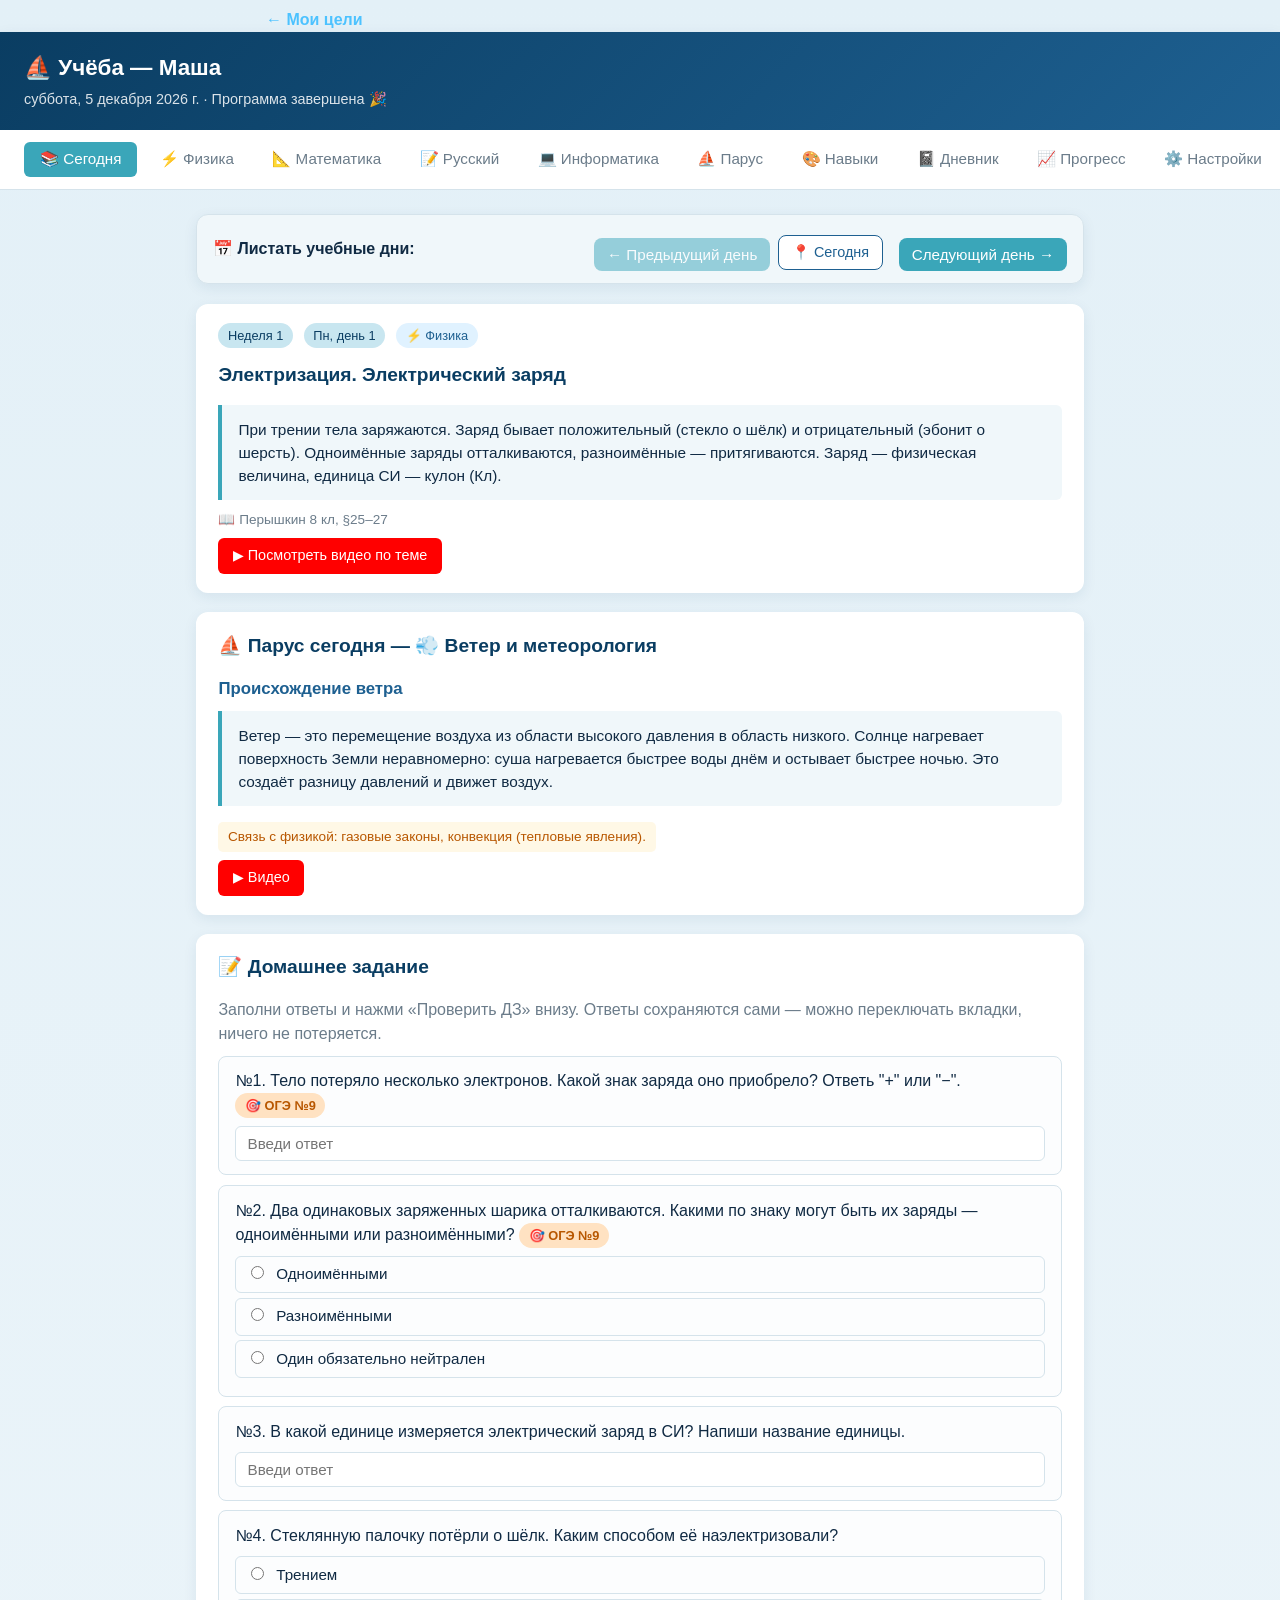
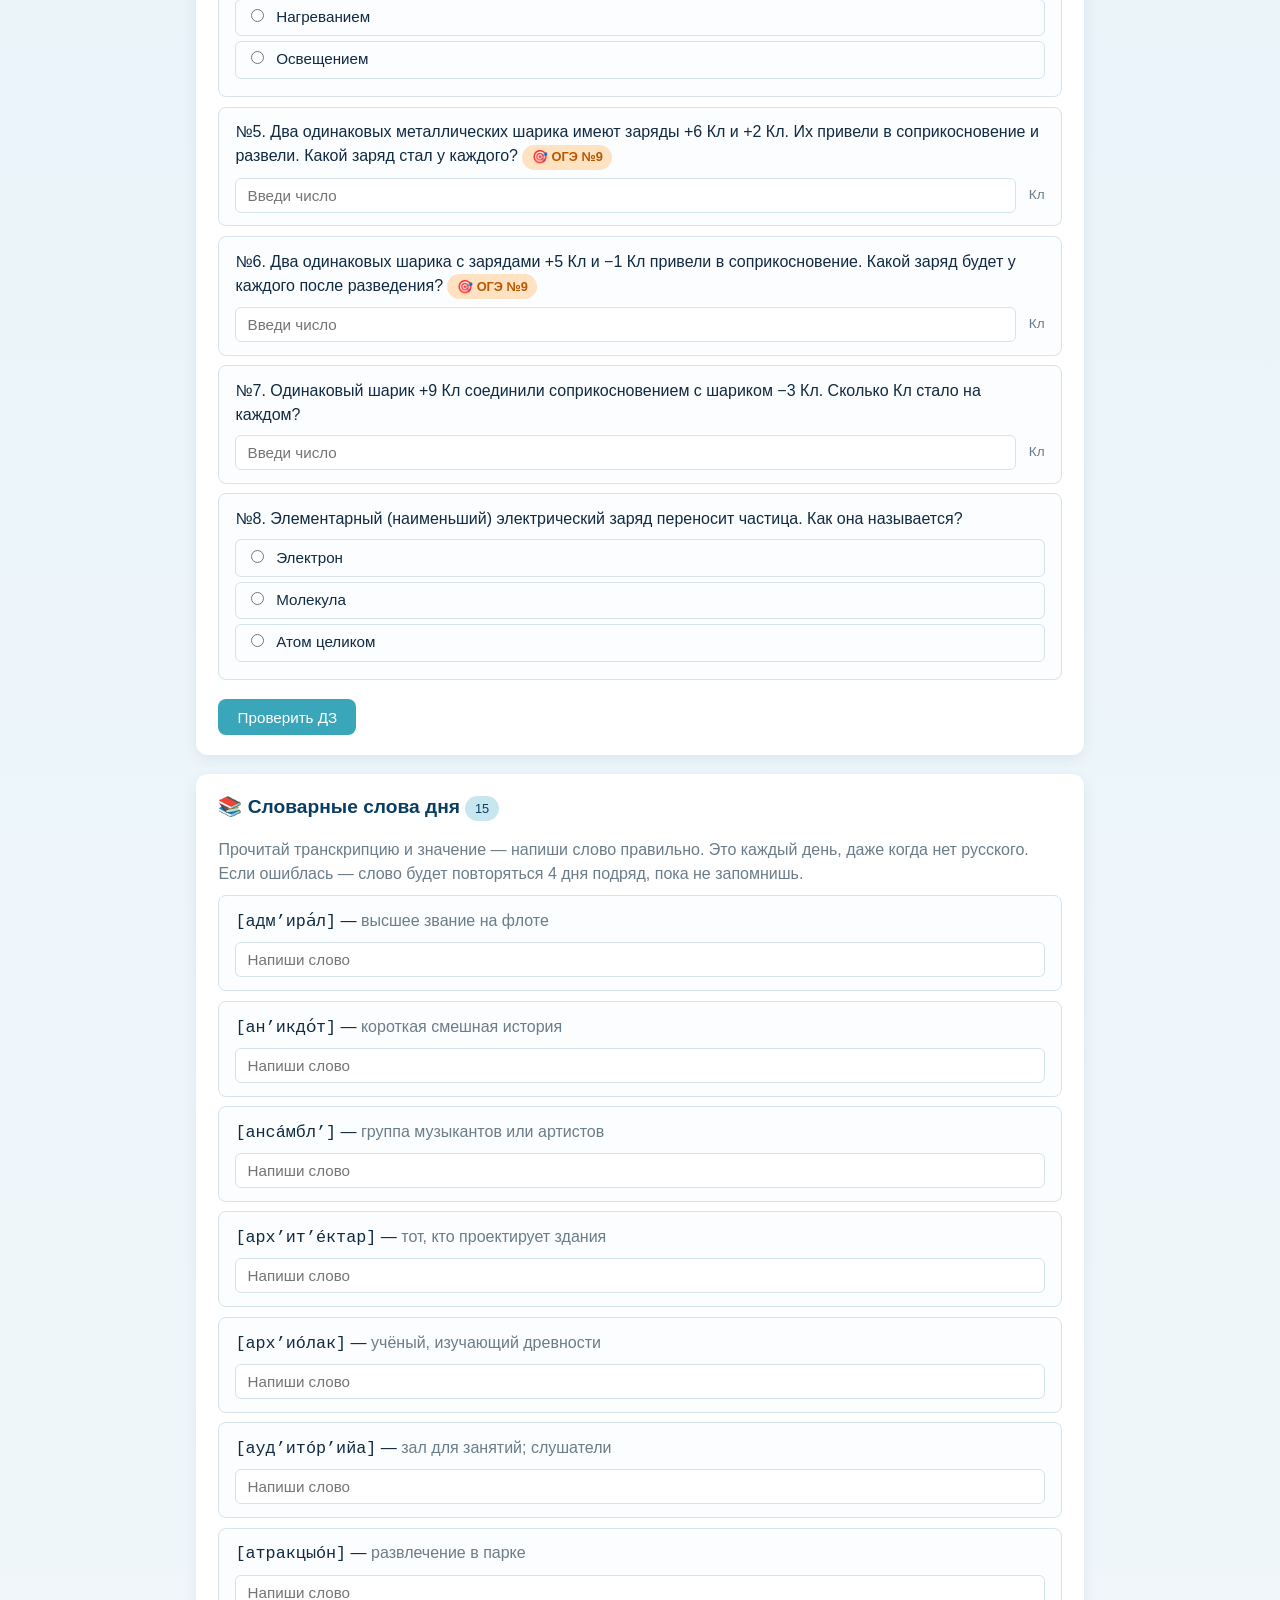
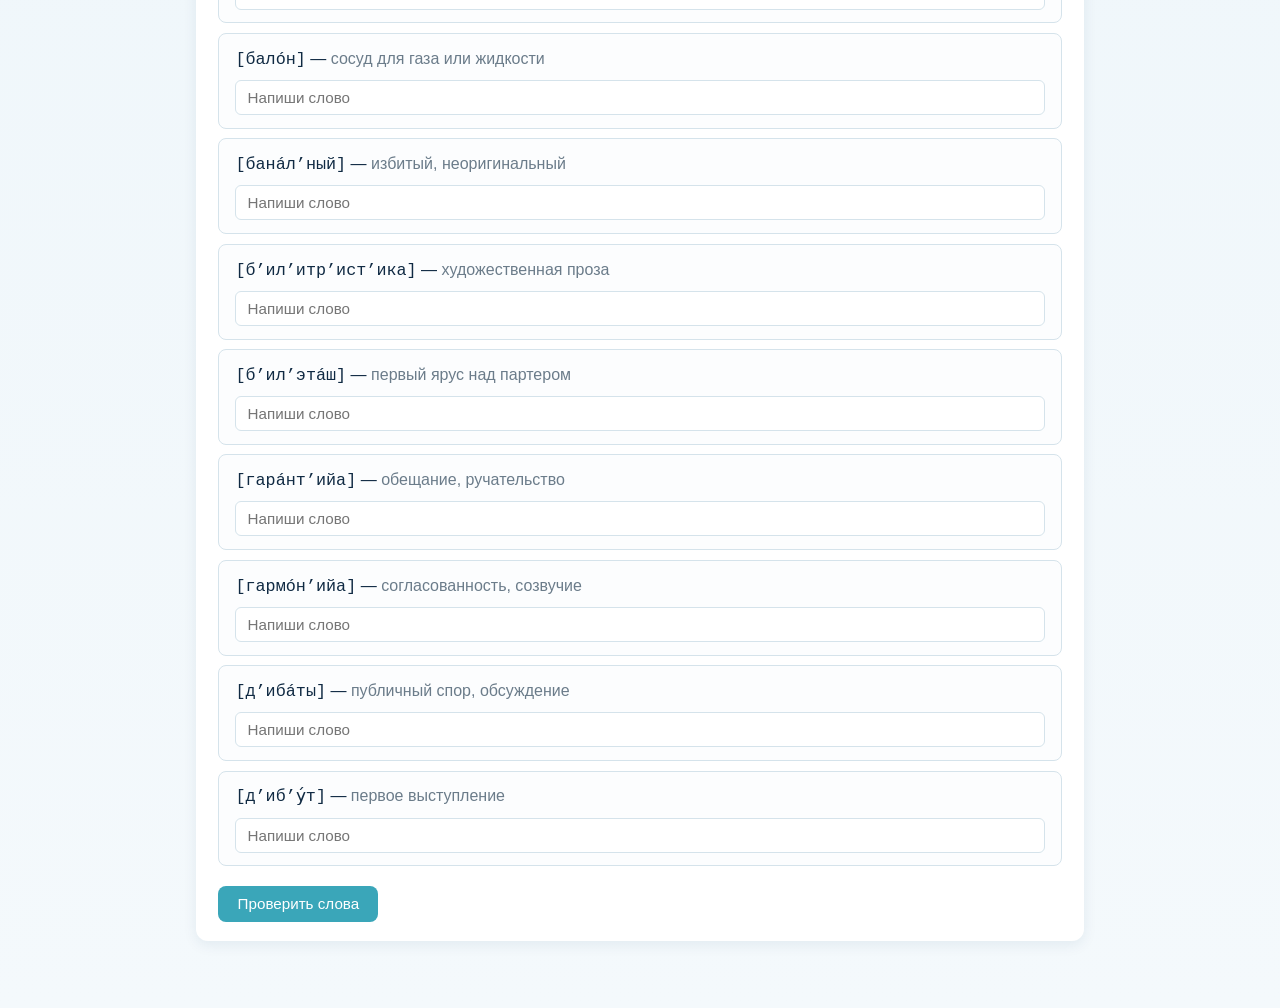
<file: program.html>
<!DOCTYPE html>
<html lang="ru">
<head>
  <meta charset="UTF-8">
  <meta name="viewport" content="width=device-width, initial-scale=1.0">
  <title>Учёба — физика, математика, парус</title>
  <link rel="stylesheet" href="styles.css">
</head>
<body>
  <div style="max-width:780px;margin:0 auto;padding:8px 16px 0">
    <a href="goals.html" style="color:#4cc2ff;text-decoration:none;font-weight:600">← Мои цели</a>
  </div>
  <header id="header-info">
    <h1>⛵ Учёба — Маша</h1>
    <div class="sub">Загрузка...</div>
  </header>

  <nav class="tabs" id="tabs"></nav>

  <main>
    <div id="view"></div>
  </main>

  <script src="data.js"></script>
  <script src="problems.js"></script>
  <script src="vocab.js"></script>
  <script src="app.js"></script>
</body>
</html>
</file>
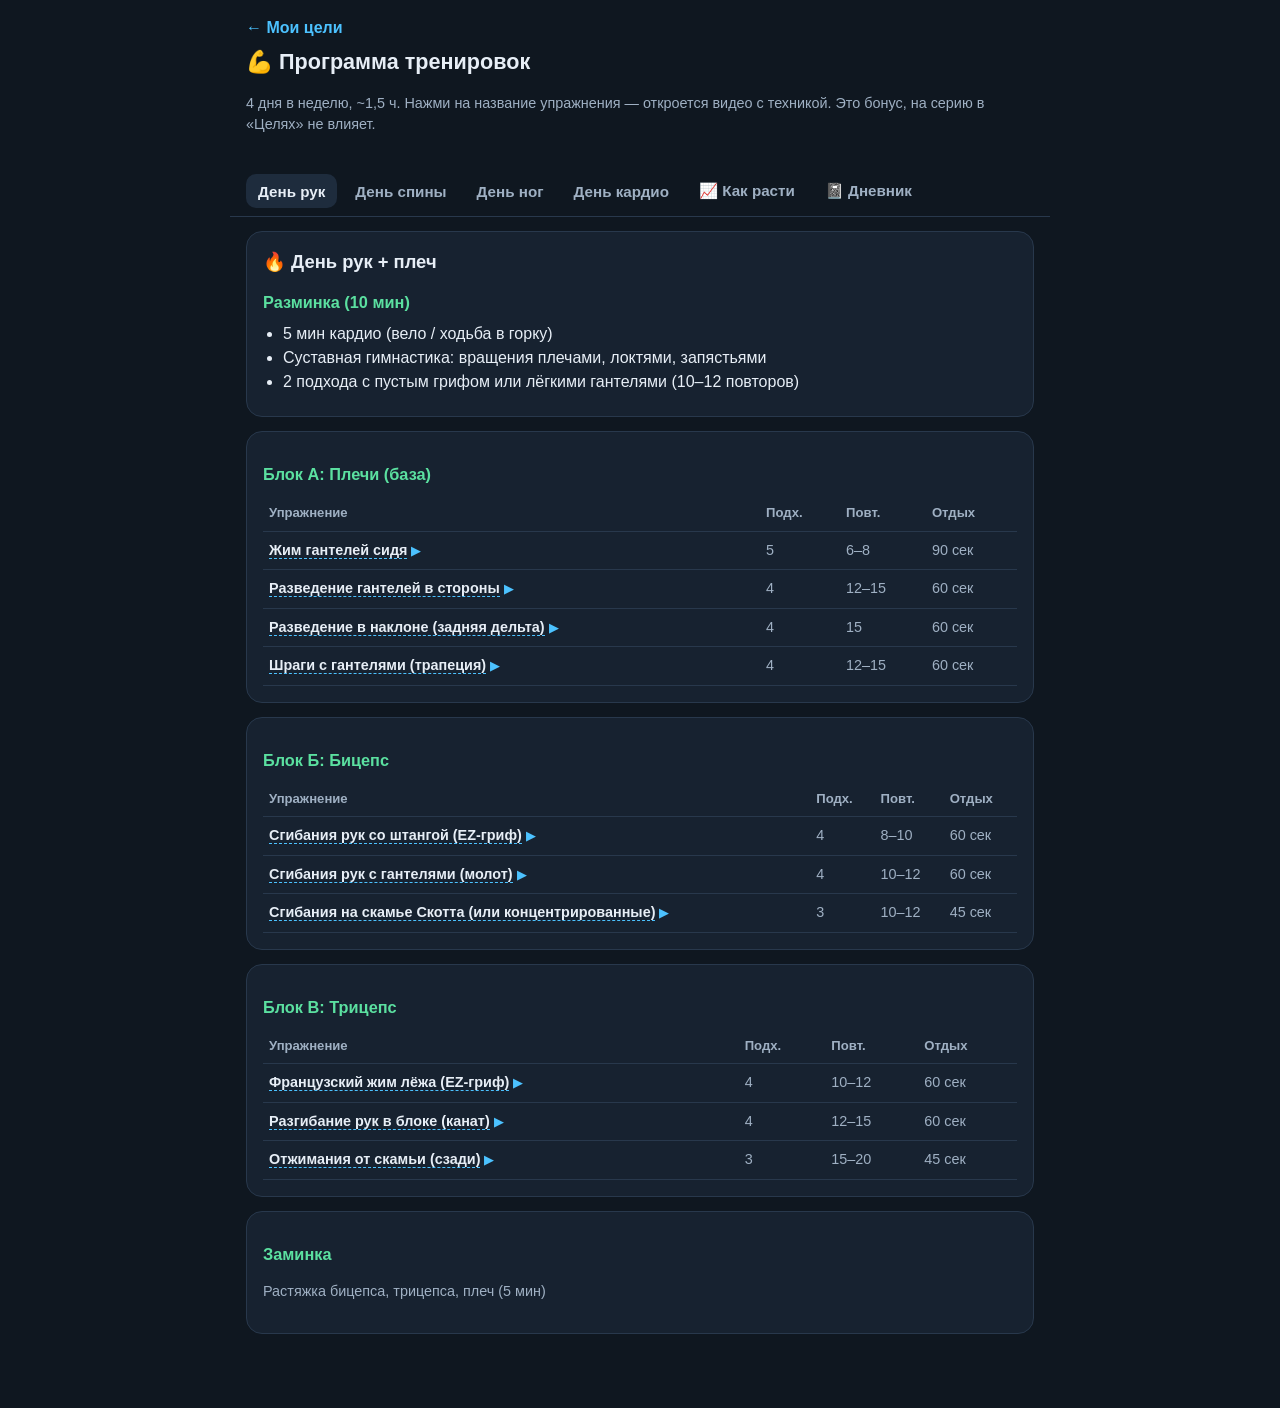
<file: sport.html>
<!DOCTYPE html>
<html lang="ru">
<head>
<meta charset="UTF-8">
<meta name="viewport" content="width=device-width, initial-scale=1.0">
<title>Спорт — программа тренировок</title>
<style>
  :root{--bg:#0f1720;--card:#172230;--card2:#1e2c3d;--line:#28384c;--text:#e7eef6;--dim:#9fb0c3;--accent:#4cc2ff;--accent2:#5be0a0;--radius:16px;}
  *{box-sizing:border-box;-webkit-tap-highlight-color:transparent;}
  body{margin:0;background:var(--bg);color:var(--text);font-family:-apple-system,Segoe UI,Roboto,Arial,sans-serif;line-height:1.5;}
  header{padding:16px;max-width:820px;margin:0 auto;}
  h1{font-size:1.35rem;margin:6px 0 4px;}
  a.back{color:var(--accent);text-decoration:none;font-weight:600;}
  nav{display:flex;gap:6px;flex-wrap:wrap;padding:8px 16px;max-width:820px;margin:0 auto;position:sticky;top:0;background:var(--bg);z-index:5;border-bottom:1px solid var(--line);}
  nav button{flex:0 0 auto;background:none;border:none;color:var(--dim);font-size:.95rem;padding:8px 12px;border-radius:10px;cursor:pointer;font-weight:600;}
  nav button.active{background:var(--card2);color:var(--text);}
  main{max-width:820px;margin:0 auto;padding:14px 16px 60px;}
  .card{background:var(--card);border:1px solid var(--line);border-radius:var(--radius);padding:16px;margin-bottom:14px;}
  .card h2{margin:0 0 6px;font-size:1.15rem;}
  .card h3{margin:14px 0 8px;font-size:1.02rem;color:var(--accent2);}
  .muted{color:var(--dim);font-size:.9rem;}
  ul{margin:6px 0;padding-left:20px;}
  table{width:100%;border-collapse:collapse;font-size:.9rem;margin-top:4px;}
  th,td{padding:8px 6px;border-bottom:1px solid var(--line);text-align:left;vertical-align:top;}
  th{color:var(--dim);font-weight:600;font-size:.82rem;}
  td.n{white-space:nowrap;color:var(--dim);}
  a.ex{color:var(--text);text-decoration:none;font-weight:600;border-bottom:1px dashed var(--accent);}
  a.ex:hover{color:var(--accent);}
  .play{color:var(--accent);font-size:.8rem;}
  .tag{display:inline-block;background:var(--card2);border:1px solid var(--line);border-radius:999px;padding:3px 10px;font-size:.78rem;color:var(--dim);margin-right:6px;}
  .row{display:flex;gap:10px;flex-wrap:wrap;align-items:center;}
  input,textarea{background:var(--bg);color:var(--text);border:1px solid var(--line);border-radius:10px;padding:9px;font-size:1rem;font-family:inherit;}
  textarea{width:100%;resize:vertical;}
  .btn{background:var(--accent);color:#062234;border:none;border-radius:10px;padding:10px 16px;font-weight:700;cursor:pointer;font-size:.95rem;}
  .seg{display:flex;gap:6px;flex-wrap:wrap;}
  .seg button{background:var(--card2);border:1px solid var(--line);color:var(--text);border-radius:10px;padding:8px 12px;cursor:pointer;font-weight:600;}
  .seg button.active{background:var(--accent);color:#062234;border-color:var(--accent);}
  .del{color:var(--dim);cursor:pointer;font-size:.82rem;}
</style>
</head>
<body>
<header>
  <a class="back" href="goals.html">← Мои цели</a>
  <h1>💪 Программа тренировок</h1>
  <p class="muted">4 дня в неделю, ~1,5 ч. Нажми на название упражнения — откроется видео с техникой. Это бонус, на серию в «Целях» не влияет.</p>
</header>
<nav id="nav"></nav>
<main id="app"></main>
<script>
const DAYS=[
 {key:"d1",tab:"День рук",title:"🔥 День рук + плеч",
  warm:["5 мин кардио (вело / ходьба в горку)","Суставная гимнастика: вращения плечами, локтями, запястьями","2 подхода с пустым грифом или лёгкими гантелями (10–12 повторов)"],
  blocks:[
   {t:"Блок А: Плечи (база)",rows:[
    ["Жим гантелей сидя","5","6–8","90 сек"],
    ["Разведение гантелей в стороны","4","12–15","60 сек"],
    ["Разведение в наклоне (задняя дельта)","4","15","60 сек"],
    ["Шраги с гантелями (трапеция)","4","12–15","60 сек"]]},
   {t:"Блок Б: Бицепс",rows:[
    ["Сгибания рук со штангой (EZ-гриф)","4","8–10","60 сек"],
    ["Сгибания рук с гантелями (молот)","4","10–12","60 сек"],
    ["Сгибания на скамье Скотта (или концентрированные)","3","10–12","45 сек"]]},
   {t:"Блок В: Трицепс",rows:[
    ["Французский жим лёжа (EZ-гриф)","4","10–12","60 сек"],
    ["Разгибание рук в блоке (канат)","4","12–15","60 сек"],
    ["Отжимания от скамьи (сзади)","3","15–20","45 сек"]]}],
  cool:"Растяжка бицепса, трицепса, плеч (5 мин)"},
 {key:"d2",tab:"День спины",title:"🔥 День спины + пресс",
  warm:["5 мин кардио","Вращения корпусом, наклоны, плечевой пояс"],
  blocks:[
   {t:"Блок А: Ширина спины",rows:[
    ["Подтягивания (с весом/без)","5","6–8","90 сек"],
    ["Тяга верхнего блока широким хватом","4","8–10","60 сек"]]},
   {t:"Блок Б: Толщина спины",rows:[
    ["Тяга штанги в наклоне (или T-гриф)","4","8–10","90 сек"],
    ["Тяга гантели одной рукой в наклоне","4","10–12 на руку","60 сек"],
    ["Тяга нижнего блока к поясу","4","10–12","60 сек"]]},
   {t:"Блок В: Пресс (без отдыха между упражнениями в круге)",rows:[
    ["Подъём ног в висе (на турнике)","4","15","45 сек"],
    ["Скручивания на полу (с весом на груди)","4","20–25","30 сек"],
    ["Планка на локтях","4","60 сек","30 сек"],
    ["Боковая планка (каждая сторона)","4","40 сек","30 сек"]]},
   {t:"Блок Г: Поясница",rows:[
    ["Гиперэкстензия","4","15–20","60 сек"]]}],
  cool:"Растяжка широчайших, поясницы, пресса (5 мин)"},
 {key:"d3",tab:"День ног",title:"🔥 День ног (без приседаний)",
  warm:["5 мин кардио (вело или гребной)","Махи ногами, вращения коленями, голеностопами","Приседания с собственным весом 2×15 (разогрев суставов, не на силу)"],
  blocks:[
   {t:"Блок А: Квадрицепсы и ягодицы",rows:[
    ["Жим ногами (ноги широко, высоко на платформе)","5","8–10","90 сек"],
    ["Выпады с гантелями (стоя на месте)","4","10–12 на ногу","60 сек"],
    ["Ягодичный мостик (с весом на бёдрах)","4","15–20","60 сек"]]},
   {t:"Блок Б: Бицепс бедра и икры",rows:[
    ["Сгибание ног в тренажёре (лёжа)","5","12–15","60 сек"],
    ["Икры стоя (в тренажёре)","5","15–20","45 сек"],
    ["Икры сидя (для глубоких мышц)","4","15–20","45 сек"]]},
   {t:"Блок В: Добивка (тонус + пампинг)",rows:[
    ["Разгибание ног в тренажёре (сидя)","4","12–15","45 сек"],
    ["Гиперэкстензия","3","15–20","60 сек"]]}],
  cool:"Растяжка квадрицепса, бицепса бедра, ягодиц, икр (5 мин)"},
 {key:"d4",tab:"День кардио",title:"🔥 День кардио + кор",
  warm:["Выбери 1 вид кардио на неделю (см. таблицу ниже), 40–50 мин"],
  cardio:[
   ["Гребной тренажёр","5×500 м, отдых 90 сек","Записывай время, старайся улучшать"],
   ["Велотренажёр","30″ спринт / 30″ легко, 20–25 мин","Потом 20 мин равномерно"],
   ["Беговая дорожка","10′ разминка + 4×800 м (темп) + 10′ заминка","Восстановление 2′ ходьбой"],
   ["Эллипс","40 мин в темпе, ЧСС 130–140","Слушай музыку/подкаст"]],
  blocks:[
   {t:"Кор — 3 круга (без отдыха внутри круга, 60 сек между кругами)",time:true,rows:[
    ["Планка на локтях","60 сек"],
    ["Русские скручивания (с блином 2.5–5 кг)","20 раз"],
    ["Подъём ног в висе (или лёжа)","15 раз"],
    ["Боковая планка (каждая сторона)","40 сек"],
    ["Гиперэкстензия (поясница)","15–20 раз"],
    ["«Скалолаз»","30 сек"]]}],
  cool:"Растяжка всего тела (особенно ног и спины) + дыхание: вдох 4 / задержка 2 / выдох 6 — 5 циклов (10 мин)"}
];

function yt(name){return "https://www.youtube.com/results?search_query="+encodeURIComponent(name+" техника выполнения");}
function ex(name){return `<a class="ex" href="${yt(name)}" target="_blank" rel="noopener">${name}</a> <span class="play">▶</span>`;}

let cur="d1";
function renderNav(){
  document.getElementById("nav").innerHTML=
    DAYS.map(d=>`<button class="${d.key===cur?'active':''}" onclick="go('${d.key}')">${d.tab}</button>`).join("")
    +`<button class="${cur==='info'?'active':''}" onclick="go('info')">📈 Как расти</button>`
    +`<button class="${cur==='log'?'active':''}" onclick="go('log')">📓 Дневник</button>`;
}
function go(k){cur=k;render();window.scrollTo(0,0);}

function renderDay(d){
  let h=`<div class="card"><h2>${d.title}</h2>
    <h3>Разминка (10 мин)</h3><ul>${d.warm.map(w=>`<li>${w}</li>`).join("")}</ul></div>`;
  if(d.cardio){
    h+=`<div class="card"><h3>Кардио (40–50 мин · выбери 1 вариант на неделю)</h3>
      <table><thead><tr><th>Вариант</th><th>Формат</th><th>Примечание</th></tr></thead><tbody>`+
      d.cardio.map(r=>`<tr><td>${ex(r[0])}</td><td>${r[1]}</td><td class="muted">${r[2]}</td></tr>`).join("")+
      `</tbody></table></div>`;
  }
  d.blocks.forEach(b=>{
    h+=`<div class="card"><h3>${b.t}</h3><table><thead>`;
    h+= b.time
      ? `<tr><th>Упражнение</th><th>Время / повторы</th></tr></thead><tbody>`+
        b.rows.map(r=>`<tr><td>${ex(r[0])}</td><td class="n">${r[1]}</td></tr>`).join("")
      : `<tr><th>Упражнение</th><th>Подх.</th><th>Повт.</th><th>Отдых</th></tr></thead><tbody>`+
        b.rows.map(r=>`<tr><td>${ex(r[0])}</td><td class="n">${r[1]}</td><td class="n">${r[2]}</td><td class="n">${r[3]}</td></tr>`).join("");
    h+=`</tbody></table></div>`;
  });
  h+=`<div class="card"><h3>Заминка</h3><p class="muted">${d.cool}</p></div>`;
  return h;
}

function renderInfo(){
  return `<div class="card"><h2>🧭 Как расти</h2>
    <ul>
     <li><b>Жим, тяги, жим ногами:</b> цикл 3 недели (тяжёлая → средняя → лёгкая). На 4-й неделе +2,5 кг или +1 повтор.</li>
     <li><b>Мелкие группы</b> (бицепс, трицепс, дельты): меняй вес раз в 3–4 недели. Работай на качество.</li>
     <li><b>Пресс и кор:</b> увеличивай время/повторы каждые 2 недели, если легко.</li>
    </ul></div>
   <div class="card"><h2>💡 Полезное</h2>
    <ul>
     <li><b>Разминка</b> — обязательно. Без неё травмы и слабая отдача.</li>
     <li><b>Дневник:</b> записывай веса и самочувствие.</li>
     <li><b>Вода:</b> пей между подходами.</li>
     <li><b>Сон:</b> 8+ часов — основа роста.</li>
    </ul></div>`;
}

/* ---- ДНЕВНИК ТРЕНИРОВОК ---- */
const LOGKEY="sport-log";
function loadLog(){try{return JSON.parse(localStorage.getItem(LOGKEY))||{sessions:[]};}catch(e){return {sessions:[]};}}
function saveLog(){localStorage.setItem(LOGKEY,JSON.stringify(LOG));}
let LOG=loadLog();
let logDay="d1";
function exNames(d){const out=[];(d.blocks||[]).forEach(b=>b.rows.forEach(r=>out.push(r[0])));return out;}
function lastWeight(name){for(let i=LOG.sessions.length-1;i>=0;i--){const w=LOG.sessions[i].weights;if(w&&w[name]!=null&&w[name]!=="")return w[name];}return "";}
function setLogDay(k){logDay=k;render();}
function renderLog(){
  const d=DAYS.find(x=>x.key===logDay);
  const today=new Date().toISOString().slice(0,10);
  const dbtns=DAYS.map(x=>`<button class="${x.key===logDay?'active':''}" onclick="setLogDay('${x.key}')">${x.tab}</button>`).join("");
  const names=exNames(d);
  const exRows=names.length?names.map((n,i)=>{const lw=lastWeight(n);
    return `<tr><td>${n}</td><td class="n"><input id="w${i}" inputmode="decimal" placeholder="${lw?('было '+lw):'кг'}" style="width:110px"></td></tr>`;}).join("")
    :'<tr><td colspan="2" class="muted">Кардио-день — вес не нужен, пиши результат в заметке.</td></tr>';
  const form=`<div class="card"><h2>📓 Записать тренировку</h2>
    <div class="row"><input type="date" id="logdate" value="${today}" style="max-width:180px"></div>
    <div class="seg" style="margin-top:10px">${dbtns}</div>
    <table style="margin-top:10px"><thead><tr><th>Упражнение</th><th>Вес, кг</th></tr></thead><tbody>${exRows}</tbody></table>
    <h3>Заметка (самочувствие, повторы, что улучшить)</h3>
    <textarea id="lognote" style="min-height:70px" placeholder="напр.: жим 12 кг стало легко, добавить вес; спина забилась"></textarea>
    <div style="margin-top:10px"><button class="btn" onclick="saveSession()">Сохранить тренировку</button></div>
    <p id="logmsg" class="muted" style="margin-top:6px"></p></div>`;
  const hist=LOG.sessions.length?LOG.sessions.slice().reverse().map(s=>{
    const ws=Object.entries(s.weights||{}).filter(([k,v])=>v!==""&&v!=null).map(([k,v])=>`${k}: <b>${v}</b>`).join(" · ");
    return `<div class="card"><div class="row" style="justify-content:space-between"><b>${s.date} · ${s.dayName}</b><span class="del" onclick="delSession('${s.id}')">удалить ✕</span></div>
      ${ws?`<p class="muted" style="margin-top:6px">${ws}</p>`:''}
      ${s.note?`<p style="margin-top:6px">${s.note.replace(/</g,"&lt;")}</p>`:''}</div>`;
  }).join(""):'<div class="card muted">Пока пусто. Запиши первую тренировку сверху 💪</div>';
  return form+`<h3 style="margin:8px 4px;color:var(--accent2)">История</h3>`+hist;
}
function saveSession(){
  const d=DAYS.find(x=>x.key===logDay);
  const date=document.getElementById("logdate").value||new Date().toISOString().slice(0,10);
  const weights={};exNames(d).forEach((n,i)=>{const el=document.getElementById("w"+i);if(el&&el.value.trim()!=="")weights[n]=el.value.trim();});
  const note=document.getElementById("lognote").value.trim();
  if(!Object.keys(weights).length && !note){document.getElementById("logmsg").innerHTML='<span style="color:#ff7a85">Заполни хотя бы веса или заметку.</span>';return;}
  LOG.sessions.push({id:"s"+date+"-"+logDay+"-"+LOG.sessions.length,date,dayKey:logDay,dayName:d.tab,weights,note});
  saveLog();render();
}
function delSession(id){LOG.sessions=LOG.sessions.filter(s=>s.id!==id);saveLog();render();}

function render(){
  renderNav();
  const d=DAYS.find(x=>x.key===cur);
  document.getElementById("app").innerHTML = d ? renderDay(d) : (cur==="log"?renderLog():renderInfo());
}
render();
</script>
</body>
</html>
</file>
<file: styles.css>
/* =========================================================================
   Лето с Машей — стили сайта
   ========================================================================= */
:root {
  --sea-deep: #0a3d62;
  --sea-mid:  #1e6091;
  --sea-bright: #3aa6b9;
  --sea-light: #c8e6f0;
  --sand: #f8e9b6;
  --wave: #f0f7fa;
  --ink: #102a43;
  --muted: #6b7c8a;
  --green: #2ecc71;
  --orange: #f39c12;
  --red: #e74c3c;
  --border: #d5e3eb;
  --shadow: 0 4px 14px rgba(10, 61, 98, 0.08);
}

* { box-sizing: border-box; }

body {
  margin: 0;
  font-family: -apple-system, BlinkMacSystemFont, 'Segoe UI', Roboto, 'Helvetica Neue', Arial, sans-serif;
  background: linear-gradient(180deg, #e3f0f7 0%, #f4f9fc 100%);
  color: var(--ink);
  min-height: 100vh;
  line-height: 1.5;
}

header {
  background: linear-gradient(135deg, var(--sea-deep) 0%, var(--sea-mid) 100%);
  color: white;
  padding: 1.2rem 1.5rem;
  box-shadow: var(--shadow);
}

header h1 {
  margin: 0 0 0.25rem 0;
  font-size: 1.4rem;
  font-weight: 600;
}
header .sub {
  font-size: 0.9rem;
  opacity: 0.85;
}

nav.tabs {
  display: flex;
  gap: 0.4rem;
  padding: 0.75rem 1.5rem;
  background: white;
  border-bottom: 1px solid var(--border);
  overflow-x: auto;
}
nav.tabs button {
  border: none;
  background: transparent;
  padding: 0.55rem 1rem;
  font-size: 0.95rem;
  font-weight: 500;
  color: var(--muted);
  cursor: pointer;
  border-radius: 6px;
  white-space: nowrap;
  transition: background 0.15s, color 0.15s;
}
nav.tabs button:hover { background: var(--wave); color: var(--sea-deep); }
nav.tabs button.active { background: var(--sea-bright); color: white; }

main {
  max-width: 920px;
  margin: 0 auto;
  padding: 1.5rem 1rem 3rem;
}

.card {
  background: white;
  border-radius: 12px;
  box-shadow: var(--shadow);
  padding: 1.2rem 1.4rem;
  margin-bottom: 1.2rem;
}

.card.daynav {
  background: var(--wave);
  border: 1px solid var(--border);
  padding: 0.8rem 1rem;
}
.card.daynav .primary,
.card.daynav .secondary { padding: 0.5rem 0.8rem; }

.card h2 {
  margin-top: 0;
  color: var(--sea-deep);
  font-size: 1.2rem;
}
.card h3 {
  color: var(--sea-mid);
  font-size: 1.05rem;
  margin: 0.8rem 0 0.5rem;
}

.badge {
  display: inline-block;
  background: var(--sea-light);
  color: var(--sea-deep);
  padding: 0.18rem 0.6rem;
  border-radius: 999px;
  font-size: 0.8rem;
  margin-right: 0.4rem;
  font-weight: 500;
}
.badge.physics { background: #e0f2ff; color: #1e6091; }
.badge.math    { background: #fff1d6; color: #b85700; }
.badge.sailing { background: #d8f5e3; color: #1d6b3a; }
.badge.mixed   { background: #efe0ff; color: #6a3aab; }

.video-btn {
  display: inline-block;
  margin-top: 0.5rem;
  background: #ff0000;
  color: white;
  padding: 0.45rem 0.9rem;
  border-radius: 6px;
  text-decoration: none;
  font-size: 0.9rem;
  font-weight: 500;
}
.video-btn:hover { background: #cc0000; }

.theory {
  background: var(--wave);
  border-left: 4px solid var(--sea-bright);
  padding: 0.8rem 1rem;
  margin: 0.6rem 0;
  border-radius: 0 6px 6px 0;
  font-size: 0.96rem;
}

.problem {
  border: 1px solid var(--border);
  border-radius: 8px;
  padding: 0.8rem 1rem;
  margin: 0.6rem 0;
  background: #fcfdfe;
}
.problem.correct { border-color: var(--green); background: #f0fdf4; }
.problem.wrong   { border-color: var(--red); background: #fef2f2; }

.problem .q {
  font-weight: 500;
  margin-bottom: 0.5rem;
}

.problem input[type="text"], .problem input[type="number"] {
  width: 100%;
  padding: 0.5rem 0.7rem;
  border: 1px solid var(--border);
  border-radius: 6px;
  font-size: 0.95rem;
  font-family: inherit;
}
.problem input:focus { outline: 2px solid var(--sea-bright); border-color: var(--sea-bright); }

.problem .choices label {
  display: block;
  padding: 0.4rem 0.6rem;
  margin: 0.3rem 0;
  border: 1px solid var(--border);
  border-radius: 6px;
  cursor: pointer;
  font-size: 0.95rem;
}
.problem .choices label:hover { background: var(--wave); }
.problem .choices input { margin-right: 0.5rem; }

.problem .units {
  color: var(--muted);
  font-size: 0.85rem;
  margin-left: 0.4rem;
}

.problem .feedback {
  margin-top: 0.5rem;
  font-size: 0.9rem;
  padding: 0.4rem 0.6rem;
  border-radius: 6px;
}
.problem .feedback.ok   { background: #d4edda; color: #155724; }
.problem .feedback.bad  { background: #f8d7da; color: #721c24; }
.problem .hint {
  font-size: 0.85rem;
  color: var(--muted);
  font-style: italic;
  margin-top: 0.4rem;
}
.problem .solution {
  margin-top: 0.45rem;
  padding: 0.5rem 0.7rem;
  background: #eef7f0;
  border-left: 3px solid #3aa6b9;
  border-radius: 6px;
  font-size: 0.88rem;
  line-height: 1.5;
}
.problem .answer-line {
  margin-top: 0.4rem;
  padding: 0.35rem 0.6rem;
  background: #fff6ea;
  border-left: 3px solid #e8821a;
  border-radius: 6px;
  font-size: 0.88rem;
}
.badge.oge-badge {
  background: #ffe2c2;
  color: #b85700;
  font-weight: 600;
}

button.primary {
  background: var(--sea-bright);
  color: white;
  border: none;
  padding: 0.6rem 1.2rem;
  border-radius: 8px;
  font-size: 0.95rem;
  font-weight: 500;
  cursor: pointer;
  margin-top: 0.6rem;
}
button.primary:hover { background: var(--sea-mid); }
button.primary:disabled { opacity: 0.5; cursor: not-allowed; }

button.secondary {
  background: white;
  color: var(--sea-mid);
  border: 1px solid var(--sea-mid);
  padding: 0.5rem 1rem;
  border-radius: 8px;
  cursor: pointer;
  font-size: 0.9rem;
  margin-right: 0.5rem;
  margin-top: 0.4rem;
}
button.secondary:hover { background: var(--wave); }

.grade-card {
  text-align: center;
  padding: 1.5rem;
  background: linear-gradient(135deg, var(--sand) 0%, #fef3c7 100%);
  border-radius: 12px;
  margin: 1rem 0;
}
.grade-card .grade {
  font-size: 3rem;
  font-weight: 700;
  color: var(--sea-deep);
  margin: 0;
}
.grade-card .score { font-size: 1rem; color: var(--muted); }

.bonus {
  margin-top: 1rem;
  padding: 1rem 1.2rem;
  background: linear-gradient(135deg, #ffd6e0 0%, #ffe9b3 100%);
  border-radius: 12px;
  font-size: 1.05rem;
  text-align: center;
}

table {
  width: 100%;
  border-collapse: collapse;
  font-size: 0.9rem;
}
table th, table td {
  padding: 0.5rem 0.7rem;
  text-align: left;
  border-bottom: 1px solid var(--border);
}
table th {
  background: var(--wave);
  color: var(--sea-deep);
  font-weight: 600;
}
table td.grade-cell { font-weight: 600; }
table .g5 { color: var(--green); }
table .g4 { color: #27ae60; }
table .g3 { color: var(--orange); }
table .g2 { color: var(--red); }

.chart-wrap {
  background: white;
  border-radius: 8px;
  padding: 1rem;
  margin-top: 0.8rem;
}
canvas#progress-chart { width: 100% !important; height: 280px !important; }

.sailing-cat {
  border: 1px solid var(--border);
  border-radius: 10px;
  margin-bottom: 0.8rem;
  overflow: hidden;
}
.sailing-cat-head {
  background: var(--sea-light);
  padding: 0.7rem 1rem;
  cursor: pointer;
  display: flex;
  align-items: center;
  justify-content: space-between;
  font-weight: 600;
  color: var(--sea-deep);
}
.sailing-cat-head:hover { background: #b5dae5; }
.sailing-cat-body {
  padding: 0.8rem 1rem;
  display: none;
}
.sailing-cat.open .sailing-cat-body { display: block; }
.sailing-lesson {
  margin-bottom: 0.8rem;
  padding-bottom: 0.8rem;
  border-bottom: 1px dashed var(--border);
}
.sailing-lesson:last-child { border-bottom: none; }
.sailing-lesson h4 {
  margin: 0 0 0.3rem;
  color: var(--sea-mid);
}
.physics-link {
  font-size: 0.85rem;
  color: #b85700;
  background: #fff8e6;
  padding: 0.3rem 0.6rem;
  border-radius: 5px;
  margin-top: 0.4rem;
  display: inline-block;
}

.settings-row {
  display: flex;
  align-items: center;
  gap: 0.8rem;
  padding: 0.7rem 0;
  border-bottom: 1px solid var(--border);
}
.settings-row label { flex: 1; }
.settings-row input[type="number"] {
  width: 70px;
  padding: 0.4rem;
  border: 1px solid var(--border);
  border-radius: 6px;
}

.danger {
  background: var(--red) !important;
  color: white !important;
  border: none !important;
}
.danger:hover { background: #c0392b !important; }

.empty {
  text-align: center;
  color: var(--muted);
  padding: 2rem;
  font-style: italic;
}

@media (max-width: 600px) {
  main { padding: 1rem 0.7rem 3rem; }
  .card { padding: 1rem; }
  header h1 { font-size: 1.15rem; }
  nav.tabs { padding: 0.5rem 0.7rem; }
  nav.tabs button { font-size: 0.85rem; padding: 0.45rem 0.7rem; }
}
</file>
